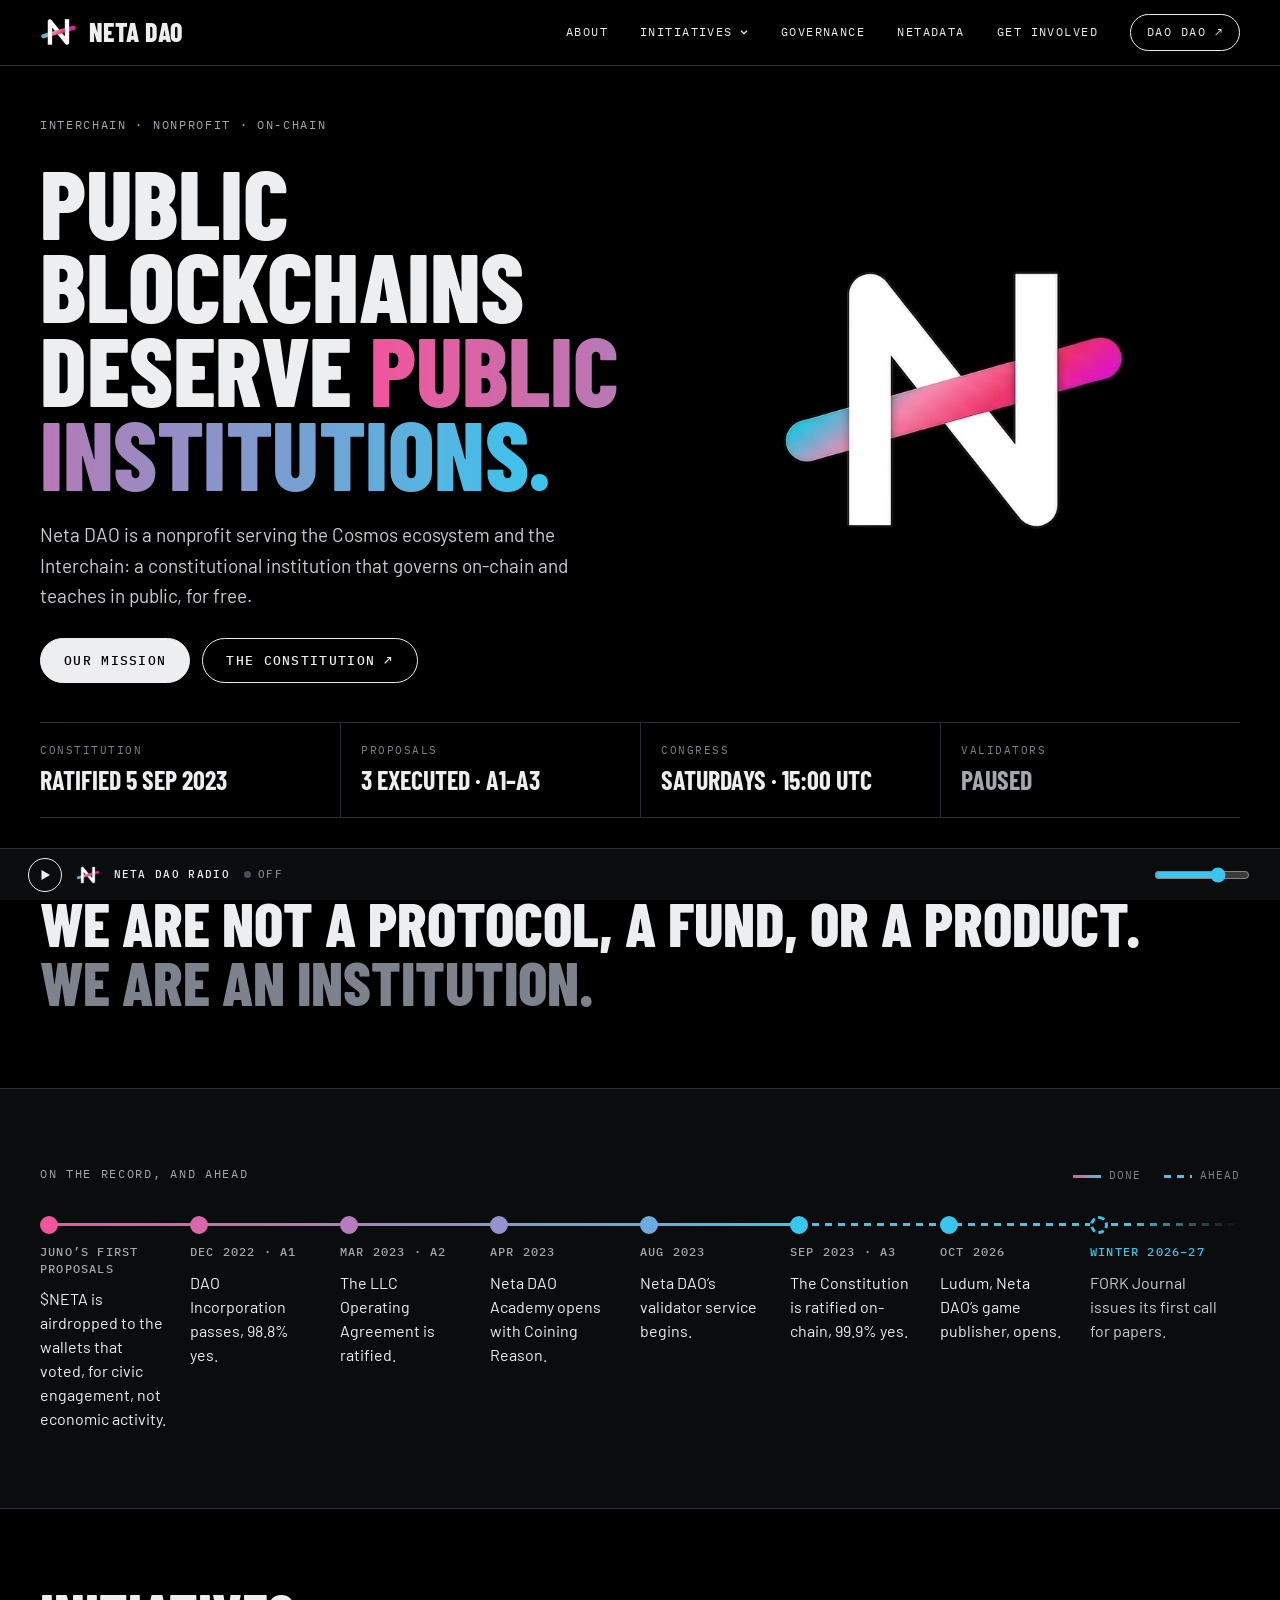
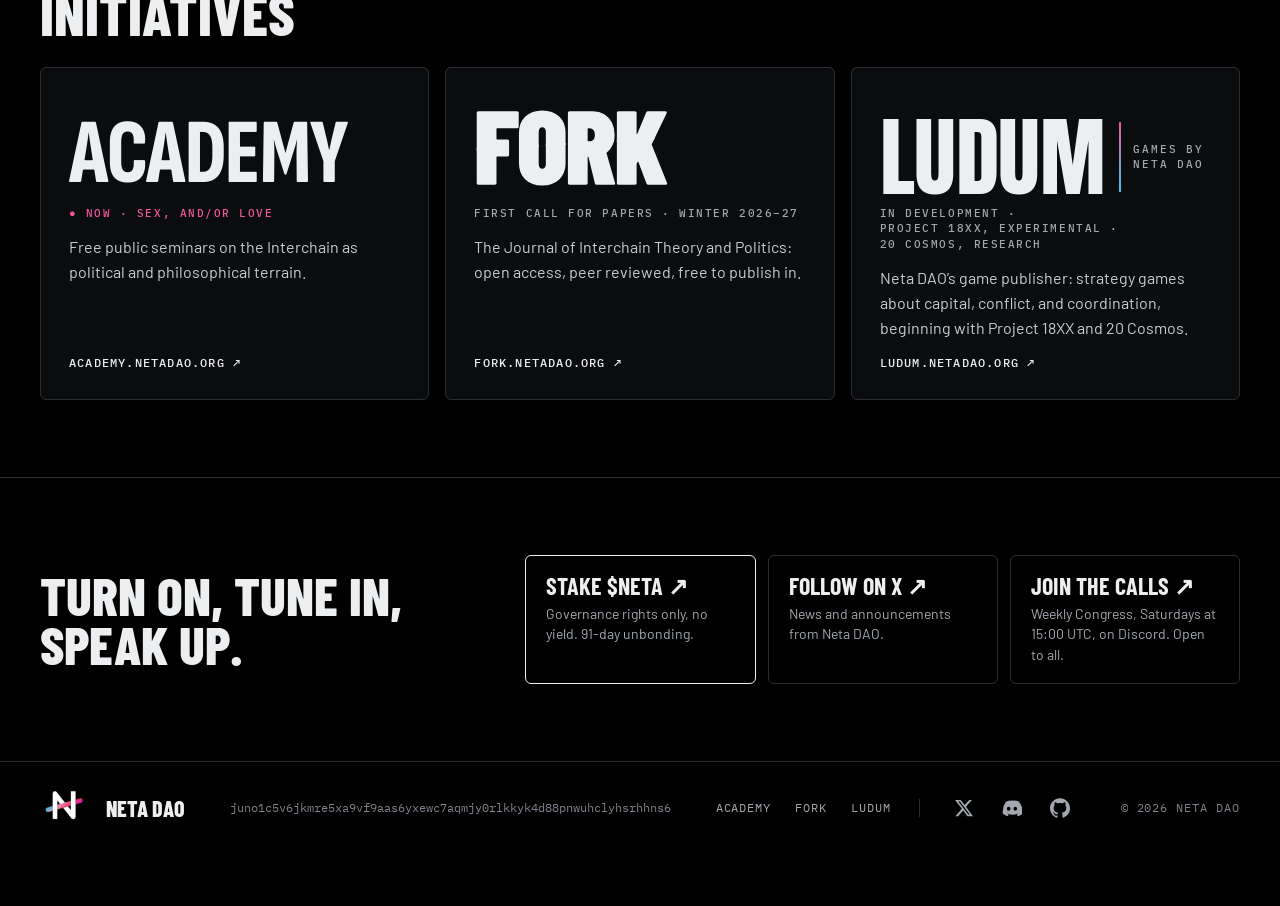
<file: index.html>
<!DOCTYPE html>
<html lang="en">
<head>
  <meta charset="UTF-8" />
  <meta name="viewport" content="width=device-width, initial-scale=1.0" />
  <title>Neta DAO — A Public Institution for the Interchain</title>
  <meta name="description" content="Public blockchains deserve public institutions. Neta DAO is a nonprofit serving the Cosmos ecosystem and the Interchain: it governs on-chain and teaches in public, for free." />
  <meta name="theme-color" content="#000000" />
  <link rel="stylesheet" href="css/night.css?v=6" />
  <link rel="preload" as="image" href="images/neta-mark-poster.webp" />
  <script src="/radio/radio.js" defer></script>
</head>
<body>
<a class="ns-skip" href="#main">Skip to content</a>
<header class="ns-header">
  <div class="ns-wrap ns-header__inner">
    <a class="ns-brand" href="/"><img src="images/neta-mark-night.png" alt="" width="251" height="192"><span>Neta DAO</span></a>
    <nav class="ns-nav" aria-label="Main"><a href="about.html">About</a><div class="ns-menu" data-ns-menu><button class="ns-menu__toggle" type="button" aria-expanded="false" aria-controls="ns-initiatives">Initiatives<svg viewBox="0 0 12 12" aria-hidden="true"><path d="M2.5 4.5 6 8l3.5-3.5"/></svg></button><ul class="ns-menu__list" id="ns-initiatives"><li><a href="https://academy.netadao.org"><b>Academy</b><span>Research</span></a></li><li><a href="https://fork.netadao.org"><b>Fork</b><span>Journal</span></a></li><li><a href="https://ludum.netadao.org"><b>Ludum</b><span>Play</span></a></li></ul></div><a href="governance.html">Governance</a><a href="netadata.html">NetaDATA</a><a href="getinvolved.html">Get involved</a><a class="ns-pill" href="https://daodao.zone/dao/juno1c5v6jkmre5xa9vf9aas6yxewc7aqmjy0rlkkyk4d88pnwuhclyhsrhhns6" target="_blank" rel="noopener">DAO DAO ↗</a></nav>
  </div>
</header>
<main id="main">
  <section class="ns-wrap ns-hero" aria-labelledby="hero">
    <div class="ns-hero__copy">
      <p class="ns-kicker">Interchain · Nonprofit · On-chain</p>
      <h1 class="ns-h1" id="hero">Public blockchains deserve <span class="ns-grad">public institutions.</span></h1>
      <p class="ns-lede">Neta DAO is a nonprofit serving the Cosmos ecosystem and the Interchain: a constitutional institution that governs on-chain and teaches in public, for free.</p>
      <p class="ns-actions"><a class="ns-btn ns-btn--solid" href="about.html">Our mission</a><a class="ns-btn" href="https://github.com/netadao/organizational-docs" target="_blank" rel="noopener">The Constitution ↗</a></p>
    </div>
    <video class="ns-hero__mark hero-mark" autoplay muted loop playsinline preload="auto" poster="images/neta-mark-poster.webp" width="560" height="560" aria-label="The Neta DAO mark">
      <source src="video/neta-mark-loop.webm" type="video/webm">
      <source src="video/neta-mark-loop.mp4" type="video/mp4">
    </video>
  </section>

  <section class="ns-wrap" aria-label="State of the DAO">
    <dl class="ns-stats">
      <div><dt>Constitution</dt><dd>Ratified 5 Sep 2023</dd></div>
      <div><dt>Proposals</dt><dd>3 executed · A1–A3</dd></div>
      <div><dt>Congress</dt><dd>Saturdays · 15:00 UTC</dd></div>
      <div><dt>Validators</dt><dd class="ns-quiet">Paused</dd></div>
    </dl>
  </section>

  <section class="ns-wrap ns-section" aria-label="What Neta DAO is">
    <p class="ns-statement">We are not a protocol, a fund, or a product. <span class="ns-quiet">We are an institution.</span></p>
  </section>

  <section class="ns-band" aria-labelledby="timeline">
    <div class="ns-wrap ns-section">
      <div class="ns-section-head">
        <h2 class="ns-kicker" id="timeline">On the record, and ahead</h2>
        <p class="ns-legend"><span><i></i>Done</span><span><i class="is-ahead"></i>Ahead</span></p>
      </div>
      <div class="ns-timeline" tabindex="0" aria-label="Timeline">
        <div class="ns-timeline__track" style="--steps: 8; --done: 6">
          <span class="ns-timeline__done" aria-hidden="true"></span>
          <span class="ns-timeline__ahead" aria-hidden="true"></span>
          <ol>
          <li><span class="ns-timeline__dot" style="--dot: #F2559B"></span><span class="ns-timeline__when">Juno’s first proposals</span><span class="ns-timeline__what">$NETA is airdropped to the wallets that voted, for civic engagement, not economic activity.</span></li>
          <li><span class="ns-timeline__dot" style="--dot: #D967AC"></span><span class="ns-timeline__when">Dec 2022 · A1</span><span class="ns-timeline__what">DAO Incorporation passes, 98.8% yes.</span></li>
          <li><span class="ns-timeline__dot" style="--dot: #B77CBF"></span><span class="ns-timeline__when">Mar 2023 · A2</span><span class="ns-timeline__what">The LLC Operating Agreement is ratified.</span></li>
          <li><span class="ns-timeline__dot" style="--dot: #9493D0"></span><span class="ns-timeline__when">Apr 2023</span><span class="ns-timeline__what">Neta DAO Academy opens with Coining Reason.</span></li>
          <li><span class="ns-timeline__dot" style="--dot: #6DACDF"></span><span class="ns-timeline__when">Aug 2023</span><span class="ns-timeline__what">Neta DAO’s validator service begins.</span></li>
          <li><span class="ns-timeline__dot" style="--dot: #39C6EE"></span><span class="ns-timeline__when">Sep 2023 · A3</span><span class="ns-timeline__what">The Constitution is ratified on-chain, 99.9% yes.</span></li>
          <li><span class="ns-timeline__dot" style="--dot: #39C6EE"></span><span class="ns-timeline__when">Oct 2026</span><span class="ns-timeline__what">Ludum, Neta DAO’s game publisher, opens.</span></li>
          <li class="is-ahead"><span class="ns-timeline__dot" style="--dot: #39C6EE"></span><span class="ns-timeline__when">Winter 2026–27</span><span class="ns-timeline__what">FORK Journal issues its first call for papers.</span></li>
          </ol>
        </div>
      </div>
    </div>
  </section>

  <section class="ns-wrap ns-section" aria-labelledby="initiatives">
    <h2 class="ns-h2" id="initiatives" style="margin-bottom: 28px">Initiatives</h2>
    <div class="ns-cards">
      <a class="ns-card" href="https://academy.netadao.org" data-film="images/academy-film.webp">
        <span class="ns-card__mark"><span class="ns-liquid"><span>Academy</span><span class="ns-liquid__film" aria-hidden="true">Academy</span></span></span>
        <span class="ns-card__state ns-card__state--now">● Now · Sex, and/or Love</span>
        <span class="ns-card__body"><span class="ns-visually-hidden">Neta DAO Academy. </span>Free public seminars on the Interchain as political and philosophical terrain.</span>
        <span class="ns-card__foot">academy.netadao.org ↗</span>
      </a>
      <a class="ns-card" href="https://fork.netadao.org">
        <span class="ns-card__mark"><svg class="ns-fork" viewBox="0 25 240 65" aria-hidden="true" focusable="false"><defs><linearGradient id="ns-fork-slash" x1="0" x2="1" y1="0" y2="0"><stop offset="0" stop-color="#C9338A"/><stop offset="1" stop-color="#5B8EF0"/></linearGradient></defs><path class="ns-fork__slash" stroke="url(#ns-fork-slash)" d="M0 58.5 240 43.5"/><path fill="currentColor" d="M111.7 50.02 75.13 52.3V26.46Q75.13 25.87 75.46 25.54Q75.8 25.2 76.39 25.2H95.29Q100.33 25.2 104.23 27.59Q108.14 29.99 110.32 34.23Q112.51 38.47 112.51 43.93Q112.51 47.22 111.7 50.02ZM73.26 52.42 57.47 53.41V41.83Q57.47 40.07 56.72 39.06Q55.96 38.05 54.62 38.05Q53.27 38.05 52.52 39.06Q51.76 40.07 51.76 41.83V53.76L35.97 54.75V42.5Q35.97 34.27 41.05 29.4Q46.13 24.53 54.62 24.53Q63.1 24.53 68.18 29.4Q73.26 34.27 73.26 42.5V52.42ZM34.52 38.72H18.48Q17.98 38.72 17.98 39.23V47.29Q17.98 47.8 18.48 47.8H26.8Q27.38 47.8 27.72 48.13Q28.06 48.47 28.06 49.06V55.25L2.18 56.86V26.46Q2.18 25.87 2.52 25.54Q2.86 25.2 3.44 25.2H34.52Q35.11 25.2 35.45 25.54Q35.78 25.87 35.78 26.46V37.46Q35.78 38.05 35.45 38.39Q35.11 38.72 34.52 38.72ZM143.93 48 114.29 49.86V26.46Q114.29 25.87 114.62 25.54Q114.96 25.2 115.55 25.2H128.82Q129.41 25.2 129.74 25.54Q130.08 25.87 130.08 26.46V43.09Q130.08 43.43 130.29 43.47Q130.5 43.51 130.67 43.18L137.72 26.21Q138.14 25.2 139.24 25.2H153.1Q153.77 25.2 154.1 25.62Q154.44 26.04 154.1 26.71L143.93 48ZM91.42 38.72Q90.92 38.72 90.92 39.23V48.89Q90.92 49.39 91.42 49.39H92.52Q94.36 49.39 95.54 48.01Q96.72 46.62 96.72 44.1Q96.72 41.5 95.58 40.11Q94.45 38.72 92.52 38.72Z"/><path class="ns-fork__bottom" fill="currentColor" d="M120.29 87.74V52.86L150.91 50.94L148.26 56.49Q148.18 56.83 148.26 57.16L160.44 87.57Q160.52 87.82 160.52 88.16Q160.52 89 159.43 89H145.49Q144.4 89 143.98 87.99L137.51 70.77Q137.42 70.35 137.21 70.35Q137 70.35 136.84 70.77L136.16 72.45Q136.08 72.62 136.08 73.12V87.74Q136.08 88.33 135.74 88.66Q135.41 89 134.82 89H121.55Q120.96 89 120.62 88.66Q120.29 88.33 120.29 87.74ZM102.72 87.91 97.59 66.82Q97.42 66.4 97.26 66.4Q96.92 66.4 96.92 66.91V87.74Q96.92 88.33 96.58 88.66Q96.25 89 95.66 89H82.39Q81.8 89 81.46 88.66Q81.13 88.33 81.13 87.74V55.3L97.09 54.31Q97.22 54.39 97.42 54.39H98.52Q99.33 54.39 100.01 54.12L118.17 52.99Q117.77 55.24 116.91 57.21Q115.32 60.86 112.29 63.13Q111.96 63.38 112.04 63.8L118.84 87.57Q118.93 87.74 118.93 87.99Q118.93 89 117.75 89H104.06Q102.97 89 102.72 87.91ZM41.97 71.7V57.75L57.76 56.76V72.37Q57.76 74.13 58.52 75.14Q59.27 76.15 60.62 76.15Q61.96 76.15 62.72 75.14Q63.47 74.13 63.47 72.37V56.41L79.26 55.42V71.7Q79.26 79.93 74.18 84.8Q69.1 89.67 60.62 89.67Q52.13 89.67 47.05 84.8Q41.97 79.93 41.97 71.7ZM34.06 58.25V65.06Q34.06 65.65 33.72 65.98Q33.38 66.32 32.8 66.32H24.48Q23.98 66.32 23.98 66.82V87.74Q23.98 88.33 23.64 88.66Q23.3 89 22.72 89H9.44Q8.86 89 8.52 88.66Q8.18 88.33 8.18 87.74V59.86L34.06 58.25Z"/></svg></span>
        <span class="ns-card__state">First call for papers · <span class="ns-nowrap">Winter 2026–27</span></span>
        <span class="ns-card__body"><span class="ns-visually-hidden">Fork. </span>The Journal of Interchain Theory and Politics: open access, peer reviewed, free to publish in.</span>
        <span class="ns-card__foot">fork.netadao.org ↗</span>
      </a>
      <a class="ns-card" href="https://ludum.netadao.org">
        <span class="ns-card__mark"><span class="ns-ludum" aria-hidden="true"><span class="ns-ludum__name">Ludum</span><span class="ns-ludum__by">Games by<br>Neta DAO</span></span></span>
        <span class="ns-card__state"><span class="ns-nowrap">In development ·</span> <span class="ns-nowrap">Project 18XX, experimental ·</span> <span class="ns-nowrap">20 Cosmos, research</span></span>
        <span class="ns-card__body"><span class="ns-visually-hidden">Ludum. </span>Neta DAO’s game publisher: strategy games about capital, conflict, and coordination, beginning with Project 18XX and 20 Cosmos.</span>
        <span class="ns-card__foot">ludum.netadao.org ↗</span>
      </a>
    </div>
  </section>

  <section class="ns-section--rule" aria-labelledby="join">
    <div class="ns-wrap ns-section ns-join">
      <h2 id="join">Turn on, tune in, speak up.</h2>
      <div class="ns-tiles">
        <a class="ns-tile ns-tile--key" href="https://daodao.zone/dao/juno1c5v6jkmre5xa9vf9aas6yxewc7aqmjy0rlkkyk4d88pnwuhclyhsrhhns6" target="_blank" rel="noopener"><b>Stake $NETA ↗</b><span>Governance rights only, no yield. 91-day unbonding.</span></a>
        <a class="ns-tile" href="https://x.com/Neta_DAO" target="_blank" rel="noopener"><b>Follow on X ↗</b><span>News and announcements from Neta DAO.</span></a>
        <a class="ns-tile" href="https://discord.com/invite/gvjC86WXC2" target="_blank" rel="noopener"><b>Join the calls ↗</b><span>Weekly Congress, Saturdays at 15:00 UTC, on Discord. Open to all.</span></a>
      </div>
    </div>
  </section>
</main>
<footer class="ns-footer">
  <div class="ns-wrap ns-footer__inner">
    <a class="ns-footer__brand" href="/"><img src="images/neta-mark-loop-small.webp" alt="" width="160" height="106" loading="lazy">Neta DAO</a>
    <span class="ns-footer__addr">juno1c5v6jkmre5xa9vf9aas6yxewc7aqmjy0rlkkyk4d88pnwuhclyhsrhhns6</span>
    <nav class="ns-footer__nav" aria-label="Neta DAO">
      <ul class="ns-footer__sites"><li><a href="https://academy.netadao.org">Academy</a></li><li><a href="https://fork.netadao.org">Fork</a></li><li><a href="https://ludum.netadao.org">Ludum</a></li></ul>
      <ul class="ns-footer__marks">
        <li><a class="ns-footer__icon" href="https://x.com/Neta_DAO" aria-label="Neta DAO on X"><svg viewBox="0 0 24 24" aria-hidden="true"><path fill="currentColor" d="M18.244 2.25h3.308l-7.227 8.26 8.502 11.24H16.17l-5.214-6.817L4.99 21.75H1.68l7.73-8.835L1.254 2.25H8.08l4.713 6.231Zm-1.161 17.52h1.833L7.084 4.126H5.117Z"/></svg></a></li>
        <li><a class="ns-footer__icon" href="https://discord.com/invite/gvjC86WXC2" aria-label="Neta DAO on Discord"><svg viewBox="0 0 24 24" aria-hidden="true"><path fill="currentColor" d="M20.317 4.37a19.79 19.79 0 0 0-4.885-1.515c-.074.127-.158.298-.217.432a18.27 18.27 0 0 0-5.487 0 4.64 4.64 0 0 0-.218-.432A19.736 19.736 0 0 0 4.625 4.37 20.02 20.02 0 0 0 1 18.855a19.9 19.9 0 0 0 5.993 3.03 14.62 14.62 0 0 0 1.226-1.994 12.7 12.7 0 0 1-1.93-.934c.162-.12.32-.246.474-.373a14.18 14.18 0 0 0 12.281 0c.155.127.313.252.475.373-.616.366-1.265.68-1.93.934a14.49 14.49 0 0 0 1.225 1.994 19.87 19.87 0 0 0 5.994-3.03A20.03 20.03 0 0 0 20.317 4.37ZM8.02 15.332c-1.17 0-2.128-1.065-2.128-2.366S6.85 10.6 8.02 10.6c1.18 0 2.147 1.075 2.128 2.366 0 1.301-.947 2.366-2.128 2.366Zm7.974 0c-1.17 0-2.128-1.065-2.128-2.366s.958-2.366 2.128-2.366c1.18 0 2.147 1.075 2.128 2.366 0 1.301-.947 2.366-2.128 2.366Z"/></svg></a></li>
        <li><a class="ns-footer__icon" href="https://github.com/netadao" target="_blank" rel="noopener" aria-label="Neta DAO on GitHub"><svg viewBox="0 0 24 24" aria-hidden="true"><path fill="currentColor" d="M12 .297c-6.63 0-12 5.373-12 12 0 5.303 3.438 9.8 8.205 11.385.6.113.82-.258.82-.577 0-.285-.01-1.04-.015-2.04-3.338.724-4.042-1.61-4.042-1.61C4.422 18.07 3.633 17.7 3.633 17.7c-1.087-.744.084-.729.084-.729 1.205.084 1.838 1.236 1.838 1.236 1.07 1.835 2.809 1.305 3.495.998.108-.776.417-1.305.76-1.605-2.665-.3-5.466-1.332-5.466-5.93 0-1.31.465-2.38 1.235-3.22-.135-.303-.54-1.523.105-3.176 0 0 1.005-.322 3.3 1.23.96-.267 1.98-.399 3-.405 1.02.006 2.04.138 3 .405 2.28-1.552 3.285-1.23 3.285-1.23.645 1.653.24 2.873.12 3.176.765.84 1.23 1.91 1.23 3.22 0 4.61-2.805 5.625-5.475 5.92.42.36.81 1.096.81 2.22 0 1.606-.015 2.896-.015 3.286 0 .315.21.69.825.57C20.565 22.092 24 17.592 24 12.297c0-6.627-5.373-12-12-12"/></svg></a></li>
      </ul>
    </nav>
    <p class="ns-footer__print">© 2026 Neta DAO</p>
  </div>
</footer>
<script src="js/main.js"></script>
</body>
</html>
</file>
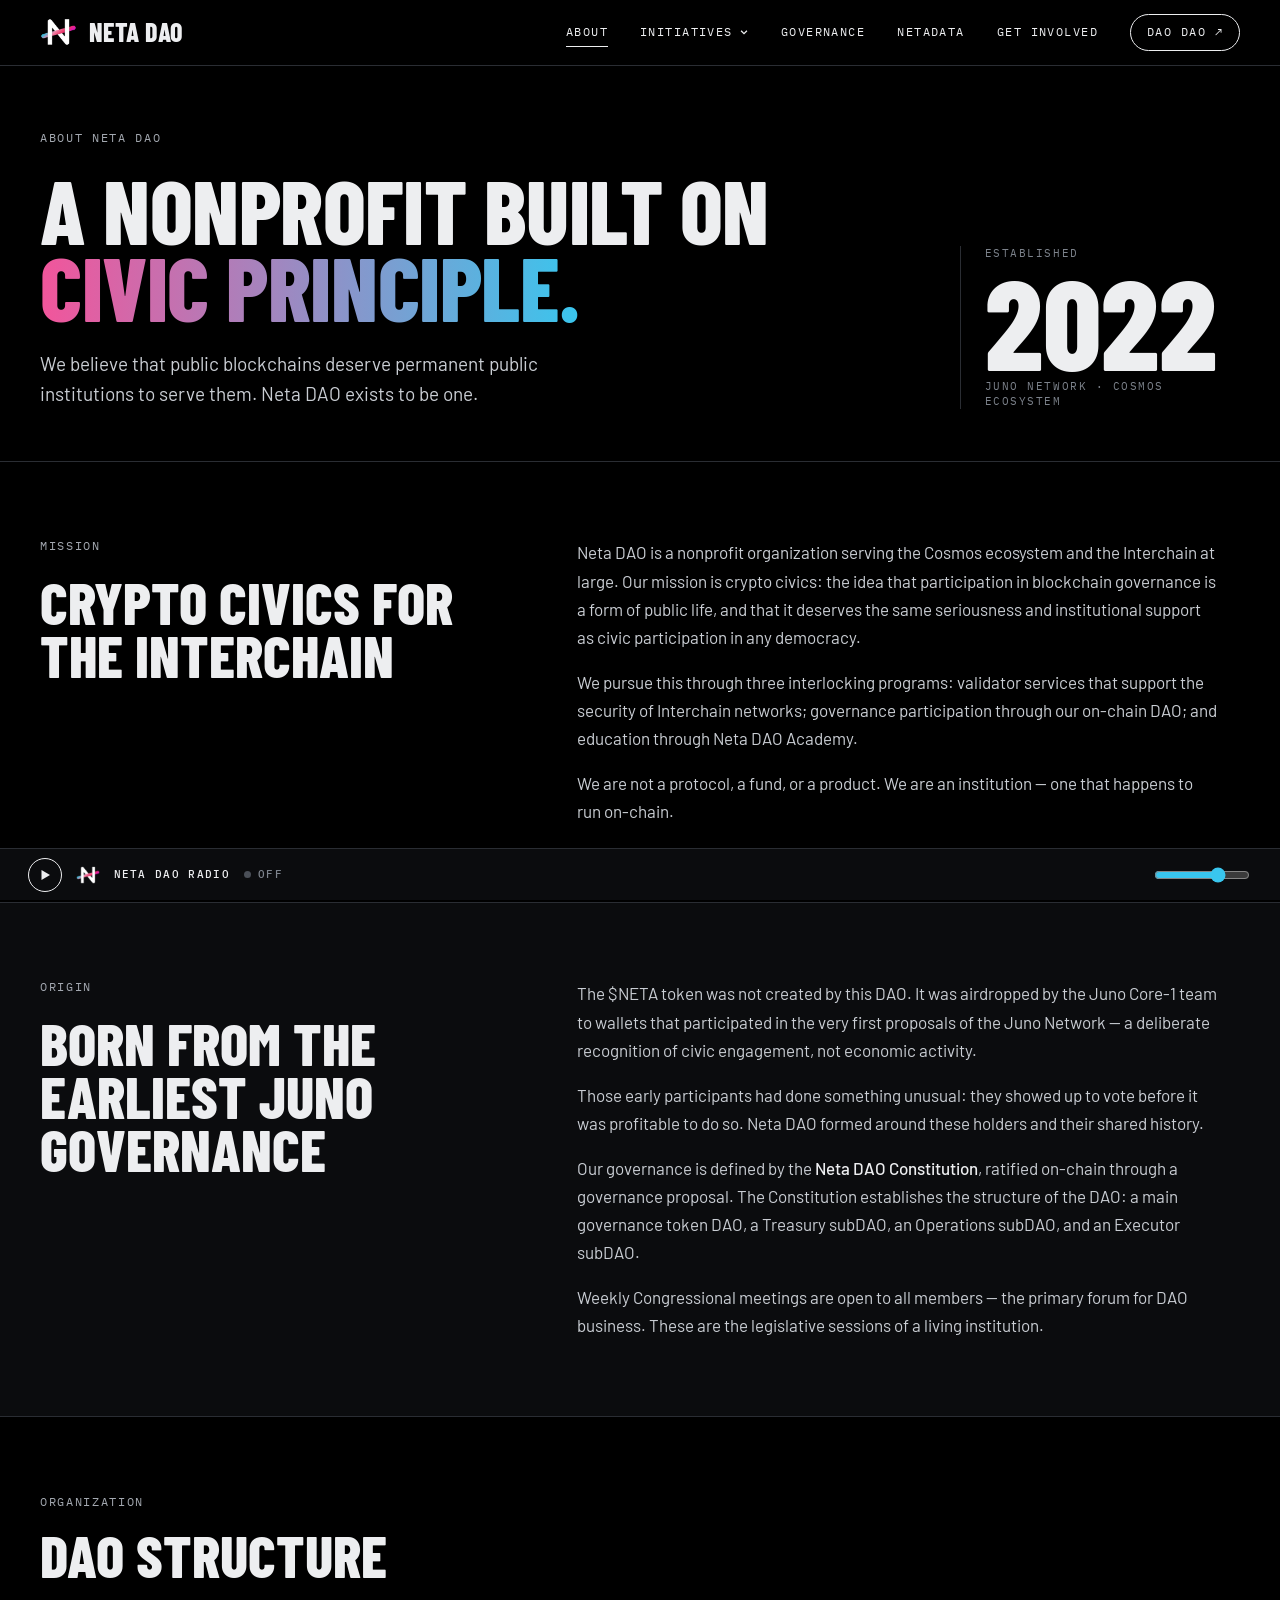
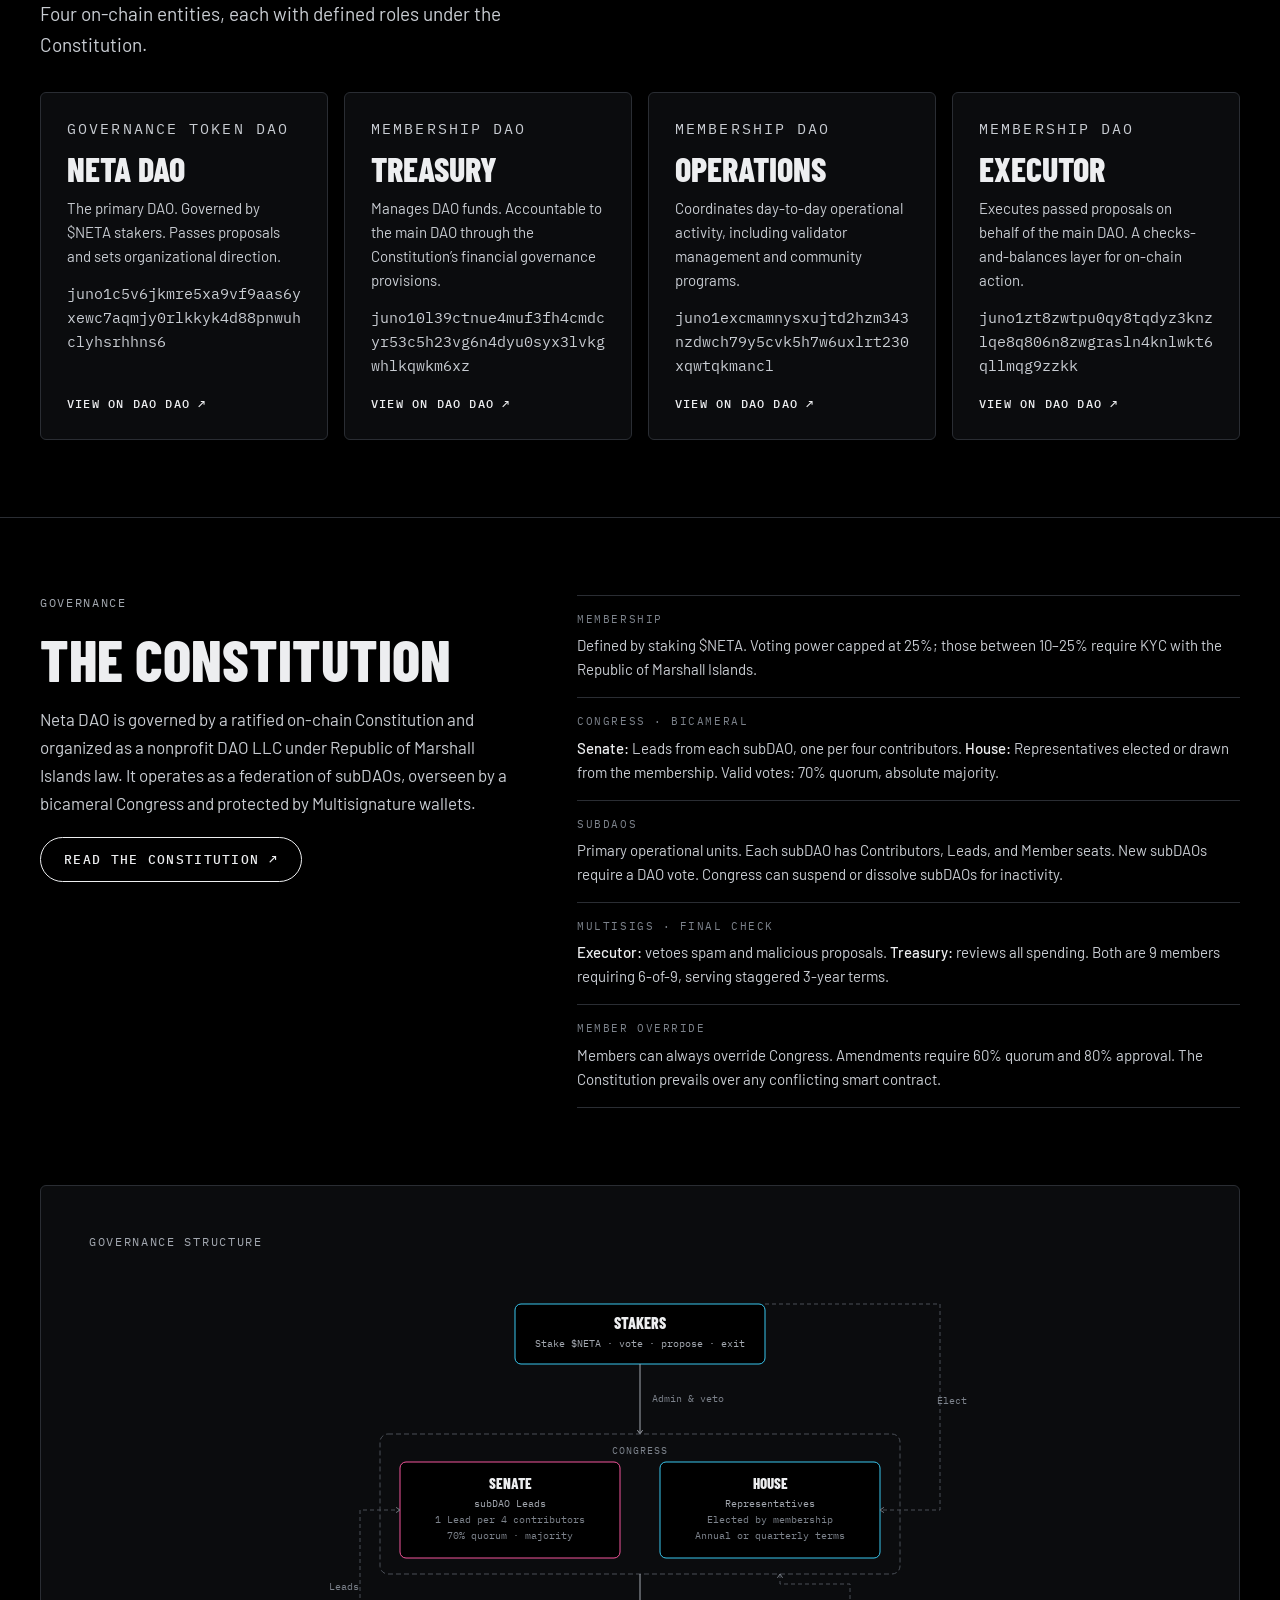
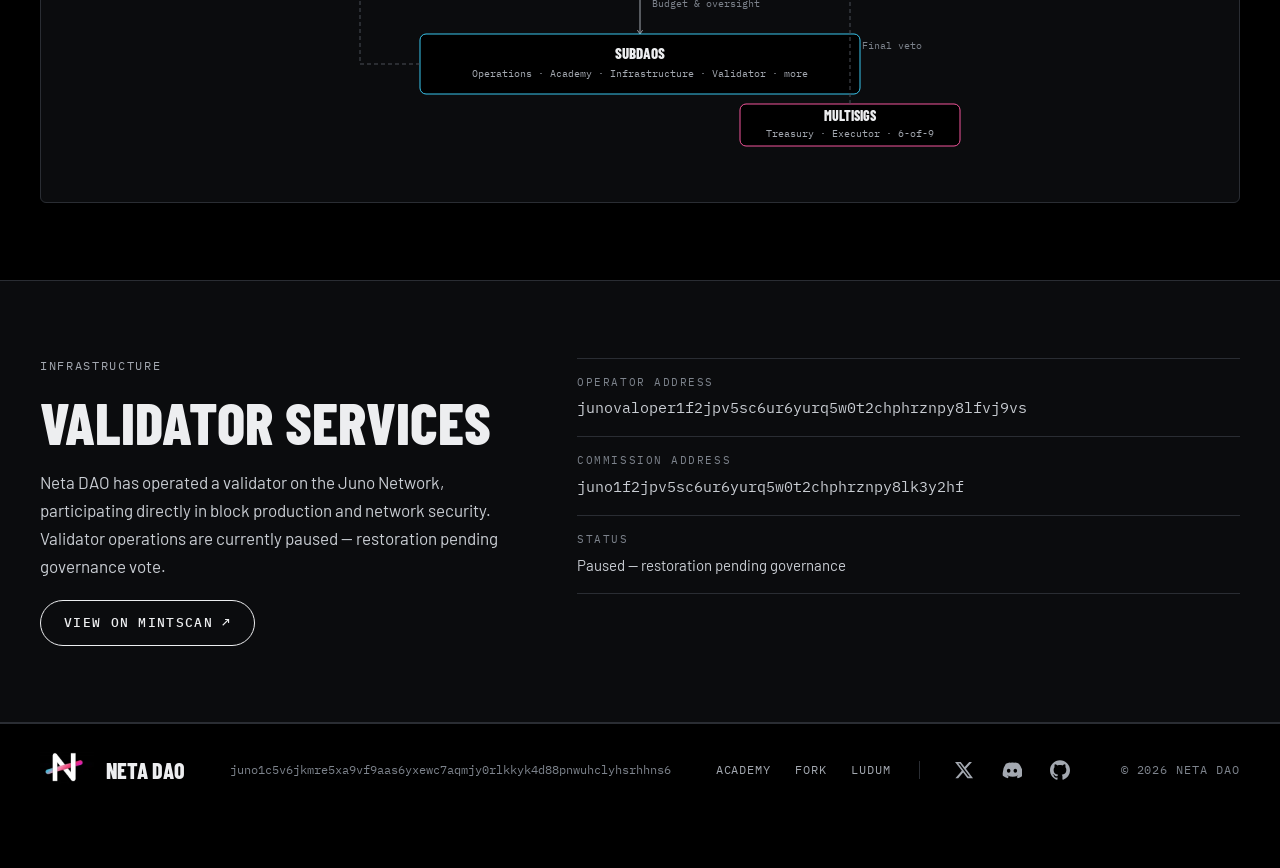
<file: about.html>
<!DOCTYPE html>
<html lang="en">
<head>
  <meta charset="UTF-8" />
  <meta name="viewport" content="width=device-width, initial-scale=1.0" />
  <title>About — Neta DAO</title>
  <meta name="description" content="Neta DAO is a nonprofit Interchain institution formed to honor and extend the civic values of the earliest Juno Network participants." />
  <meta name="theme-color" content="#000000" />
  <link rel="stylesheet" href="css/night.css?v=6" />
  <script src="/radio/radio.js" defer></script>
</head>
<body>
<a class="ns-skip" href="#main">Skip to content</a>
<header class="ns-header">
  <div class="ns-wrap ns-header__inner">
    <a class="ns-brand" href="/"><img src="images/neta-mark-night.png" alt="" width="251" height="192"><span>Neta DAO</span></a>
    <nav class="ns-nav" aria-label="Main"><a href="about.html" aria-current="page">About</a><div class="ns-menu" data-ns-menu><button class="ns-menu__toggle" type="button" aria-expanded="false" aria-controls="ns-initiatives">Initiatives<svg viewBox="0 0 12 12" aria-hidden="true"><path d="M2.5 4.5 6 8l3.5-3.5"/></svg></button><ul class="ns-menu__list" id="ns-initiatives"><li><a href="https://academy.netadao.org"><b>Academy</b><span>Research</span></a></li><li><a href="https://fork.netadao.org"><b>Fork</b><span>Journal</span></a></li><li><a href="https://ludum.netadao.org"><b>Ludum</b><span>Play</span></a></li></ul></div><a href="governance.html">Governance</a><a href="netadata.html">NetaDATA</a><a href="getinvolved.html">Get involved</a><a class="ns-pill" href="https://daodao.zone/dao/juno1c5v6jkmre5xa9vf9aas6yxewc7aqmjy0rlkkyk4d88pnwuhclyhsrhhns6" target="_blank" rel="noopener">DAO DAO ↗</a></nav>
  </div>
</header>
<main id="main">
  <section class="ns-wrap ns-pagehead" aria-labelledby="about-title">
    <div class="ns-pagehead__copy">
      <p class="ns-kicker">About Neta DAO</p>
      <h1 class="ns-h1 ns-h1--page" id="about-title">A nonprofit built on <span class="ns-grad">civic principle.</span></h1>
      <p class="ns-lede">We believe that public blockchains deserve permanent public institutions to serve them. Neta DAO exists to be one.</p>
    </div>
    <div class="ns-pagehead__aside ns-est" aria-label="Established 2022, on the Juno Network, in the Cosmos ecosystem">
      <span class="ns-label">Established</span>
      <b>2022</b>
      <span class="ns-label">Juno Network · Cosmos ecosystem</span>
    </div>
  </section>

  <section class="ns-section--rule" aria-labelledby="mission">
    <div class="ns-wrap ns-section ns-split">
      <div><p class="ns-kicker">Mission</p><h2 class="ns-h2" id="mission">Crypto civics for the Interchain</h2></div>
      <div class="ns-prose">
        <p>Neta DAO is a nonprofit organization serving the Cosmos ecosystem and the Interchain at large. Our mission is crypto civics: the idea that participation in blockchain governance is a form of public life, and that it deserves the same seriousness and institutional support as civic participation in any democracy.</p>
        <p>We pursue this through three interlocking programs: validator services that support the security of Interchain networks; governance participation through our on-chain DAO; and education through Neta DAO Academy.</p>
        <p>We are not a protocol, a fund, or a product. We are an institution — one that happens to run on-chain.</p>
      </div>
    </div>
  </section>

  <section class="ns-band" aria-labelledby="origin">
    <div class="ns-wrap ns-section ns-split">
      <div><p class="ns-kicker">Origin</p><h2 class="ns-h2" id="origin">Born from the earliest Juno governance</h2></div>
      <div class="ns-prose">
        <p>The $NETA token was not created by this DAO. It was airdropped by the Juno Core-1 team to wallets that participated in the very first proposals of the Juno Network — a deliberate recognition of civic engagement, not economic activity.</p>
        <p>Those early participants had done something unusual: they showed up to vote before it was profitable to do so. Neta DAO formed around these holders and their shared history.</p>
        <p>Our governance is defined by the <strong>Neta DAO Constitution</strong>, ratified on-chain through a governance proposal. The Constitution establishes the structure of the DAO: a main governance token DAO, a Treasury subDAO, an Operations subDAO, and an Executor subDAO.</p>
        <p>Weekly Congressional meetings are open to all members — the primary forum for DAO business. These are the legislative sessions of a living institution.</p>
      </div>
    </div>
  </section>

  <section class="ns-wrap ns-section" aria-labelledby="structure">
    <div class="ns-section-head"><div><p class="ns-kicker">Organization</p><h2 class="ns-h2" id="structure" style="margin-top: 18px">DAO structure</h2><p class="ns-lede">Four on-chain entities, each with defined roles under the Constitution.</p></div></div>
    <div class="ns-panels">
      <article class="ns-panel">
        <p class="ns-panel__tag">Governance token DAO</p>
        <h3>Neta DAO</h3>
        <p>The primary DAO. Governed by $NETA stakers. Passes proposals and sets organizational direction.</p>
        <p class="ns-mono">juno1c5v6jkmre5xa9vf9aas6yxewc7aqmjy0rlkkyk4d88pnwuhclyhsrhhns6</p>
        <p class="ns-panel__foot"><a class="ns-link" href="https://daodao.zone/dao/juno1c5v6jkmre5xa9vf9aas6yxewc7aqmjy0rlkkyk4d88pnwuhclyhsrhhns6" target="_blank" rel="noopener">View on DAO DAO ↗</a></p>
      </article>
      <article class="ns-panel">
        <p class="ns-panel__tag">Membership DAO</p>
        <h3>Treasury</h3>
        <p>Manages DAO funds. Accountable to the main DAO through the Constitution’s financial governance provisions.</p>
        <p class="ns-mono">juno10l39ctnue4muf3fh4cmdcyr53c5h23vg6n4dyu0syx3lvkgwhlkqwkm6xz</p>
        <p class="ns-panel__foot"><a class="ns-link" href="https://daodao.zone/dao/juno10l39ctnue4muf3fh4cmdcyr53c5h23vg6n4dyu0syx3lvkgwhlkqwkm6xz" target="_blank" rel="noopener">View on DAO DAO ↗</a></p>
      </article>
      <article class="ns-panel">
        <p class="ns-panel__tag">Membership DAO</p>
        <h3>Operations</h3>
        <p>Coordinates day-to-day operational activity, including validator management and community programs.</p>
        <p class="ns-mono">juno1excmamnysxujtd2hzm343nzdwch79y5cvk5h7w6uxlrt230xqwtqkmancl</p>
        <p class="ns-panel__foot"><a class="ns-link" href="https://daodao.zone/dao/juno1excmamnysxujtd2hzm343nzdwch79y5cvk5h7w6uxlrt230xqwtqkmancl" target="_blank" rel="noopener">View on DAO DAO ↗</a></p>
      </article>
      <article class="ns-panel">
        <p class="ns-panel__tag">Membership DAO</p>
        <h3>Executor</h3>
        <p>Executes passed proposals on behalf of the main DAO. A checks-and-balances layer for on-chain action.</p>
        <p class="ns-mono">juno1zt8zwtpu0qy8tqdyz3knzlqe8q806n8zwgrasln4knlwkt6qllmqg9zzkk</p>
        <p class="ns-panel__foot"><a class="ns-link" href="https://daodao.zone/dao/juno1zt8zwtpu0qy8tqdyz3knzlqe8q806n8zwgrasln4knlwkt6qllmqg9zzkk" target="_blank" rel="noopener">View on DAO DAO ↗</a></p>
      </article>
    </div>
  </section>

  <section class="ns-section--rule" aria-labelledby="constitution">
    <div class="ns-wrap ns-section ns-split">
      <div>
        <p class="ns-kicker">Governance</p>
        <h2 class="ns-h2" id="constitution">The Constitution</h2>
        <p class="ns-prose">Neta DAO is governed by a ratified on-chain Constitution and organized as a nonprofit DAO LLC under Republic of Marshall Islands law. It operates as a federation of subDAOs, overseen by a bicameral Congress and protected by Multisignature wallets.</p>
        <p class="ns-actions"><a class="ns-btn" href="https://github.com/netadao/organizational-docs" target="_blank" rel="noopener">Read the Constitution ↗</a></p>
      </div>
      <dl class="ns-facts">
        <div><dt>Membership</dt><dd>Defined by staking $NETA. Voting power capped at 25%; those between 10–25% require KYC with the Republic of Marshall Islands.</dd></div>
        <div><dt>Congress · bicameral</dt><dd><strong>Senate:</strong> Leads from each subDAO, one per four contributors. <strong>House:</strong> Representatives elected or drawn from the membership. Valid votes: 70% quorum, absolute majority.</dd></div>
        <div><dt>subDAOs</dt><dd>Primary operational units. Each subDAO has Contributors, Leads, and Member seats. New subDAOs require a DAO vote. Congress can suspend or dissolve subDAOs for inactivity.</dd></div>
        <div><dt>Multisigs · final check</dt><dd><strong>Executor:</strong> vetoes spam and malicious proposals. <strong>Treasury:</strong> reviews all spending. Both are 9 members requiring 6-of-9, serving staggered 3-year terms.</dd></div>
        <div><dt>Member override</dt><dd>Members can always override Congress. Amendments require 60% quorum and 80% approval. The Constitution prevails over any conflicting smart contract.</dd></div>
      </dl>
    </div>
    <div class="ns-wrap" style="padding-bottom: clamp(48px, 6vw, 88px)">
      <figure class="ns-figure">
        <figcaption class="ns-kicker" id="gov-figure" style="margin-bottom: 24px">Governance structure</figcaption>
        <svg viewBox="0 0 680 480" xmlns="http://www.w3.org/2000/svg" role="img" aria-labelledby="gov-figure">
        <defs>
          <marker id="arr-c" viewBox="0 0 10 10" refX="8" refY="5" markerWidth="6" markerHeight="6" orient="auto-start-reverse">
            <path d="M2 1L8 5L2 9" fill="none" stroke="#A3A8B0" stroke-width="1.5" stroke-linecap="round" stroke-linejoin="round"/>
          </marker>
          <marker id="arr-d" viewBox="0 0 10 10" refX="8" refY="5" markerWidth="6" markerHeight="6" orient="auto-start-reverse">
            <path d="M2 1L8 5L2 9" fill="none" stroke="#7D838C" stroke-width="1.5" stroke-linecap="round" stroke-linejoin="round"/>
          </marker>
        </defs>
        <rect x="215" y="30" width="250" height="60" rx="6" fill="#000" stroke="#39C6EE" stroke-width="1"/>
        <text x="340" y="55" text-anchor="middle" font-family="'Barlow Condensed',sans-serif" font-weight="800" font-size="16" fill="#EDEEF0">STAKERS</text>
        <text x="340" y="73" text-anchor="middle" font-family="'IBM Plex Mono',monospace" font-size="10" fill="#A3A8B0">Stake $NETA · vote · propose · exit</text>
        <line x1="340" y1="90" x2="340" y2="160" stroke="#A3A8B0" stroke-width="1" marker-end="url(#arr-c)"/>
        <text x="352" y="128" font-family="'IBM Plex Mono',monospace" font-size="10" fill="#7D838C">Admin &amp; veto</text>
        <rect x="80" y="160" width="520" height="140" rx="8" fill="none" stroke="#4A4F57" stroke-width="1" stroke-dasharray="5 3"/>
        <text x="340" y="180" text-anchor="middle" font-family="'IBM Plex Mono',monospace" font-size="10" fill="#7D838C" letter-spacing="0.1em">CONGRESS</text>
        <rect x="100" y="188" width="220" height="96" rx="6" fill="#000" stroke="#F2559B" stroke-width="1"/>
        <text x="210" y="215" text-anchor="middle" font-family="'Barlow Condensed',sans-serif" font-weight="800" font-size="15" fill="#EDEEF0">SENATE</text>
        <text x="210" y="233" text-anchor="middle" font-family="'IBM Plex Mono',monospace" font-size="10" fill="#A3A8B0">subDAO Leads</text>
        <text x="210" y="249" text-anchor="middle" font-family="'IBM Plex Mono',monospace" font-size="10" fill="#7D838C">1 Lead per 4 contributors</text>
        <text x="210" y="265" text-anchor="middle" font-family="'IBM Plex Mono',monospace" font-size="10" fill="#7D838C">70% quorum · majority</text>
        <rect x="360" y="188" width="220" height="96" rx="6" fill="#000" stroke="#39C6EE" stroke-width="1"/>
        <text x="470" y="215" text-anchor="middle" font-family="'Barlow Condensed',sans-serif" font-weight="800" font-size="15" fill="#EDEEF0">HOUSE</text>
        <text x="470" y="233" text-anchor="middle" font-family="'IBM Plex Mono',monospace" font-size="10" fill="#A3A8B0">Representatives</text>
        <text x="470" y="249" text-anchor="middle" font-family="'IBM Plex Mono',monospace" font-size="10" fill="#7D838C">Elected by membership</text>
        <text x="470" y="265" text-anchor="middle" font-family="'IBM Plex Mono',monospace" font-size="10" fill="#7D838C">Annual or quarterly terms</text>
        <line x1="340" y1="300" x2="340" y2="360" stroke="#A3A8B0" stroke-width="1" marker-end="url(#arr-c)"/>
        <text x="352" y="333" font-family="'IBM Plex Mono',monospace" font-size="10" fill="#7D838C">Budget &amp; oversight</text>
        <rect x="120" y="360" width="440" height="60" rx="6" fill="#000" stroke="#39C6EE" stroke-width="1"/>
        <text x="340" y="385" text-anchor="middle" font-family="'Barlow Condensed',sans-serif" font-weight="800" font-size="15" fill="#EDEEF0">SUBDAOS</text>
        <text x="340" y="403" text-anchor="middle" font-family="'IBM Plex Mono',monospace" font-size="10" fill="#A3A8B0">Operations · Academy · Infrastructure · Validator · more</text>
        <path d="M 120 390 L 60 390 L 60 236 L 100 236" fill="none" stroke="#4A4F57" stroke-width="1" stroke-dasharray="4 3" marker-end="url(#arr-d)"/>
        <text x="44" y="316" text-anchor="middle" font-family="'IBM Plex Mono',monospace" font-size="10" fill="#7D838C">Leads</text>
        <path d="M 465 30 L 640 30 L 640 236 L 580 236" fill="none" stroke="#4A4F57" stroke-width="1" stroke-dasharray="4 3" marker-end="url(#arr-d)"/>
        <text x="652" y="130" text-anchor="middle" font-family="'IBM Plex Mono',monospace" font-size="10" fill="#7D838C">Elect</text>
        <rect x="440" y="430" width="220" height="42" rx="6" fill="#000" stroke="#F2559B" stroke-width="1"/>
        <text x="550" y="447" text-anchor="middle" font-family="'Barlow Condensed',sans-serif" font-weight="800" font-size="14" fill="#EDEEF0">MULTISIGS</text>
        <text x="550" y="463" text-anchor="middle" font-family="'IBM Plex Mono',monospace" font-size="10" fill="#A3A8B0">Treasury · Executor · 6-of-9</text>
        <path d="M 550 430 L 550 310 L 480 310 L 480 300" fill="none" stroke="#4A4F57" stroke-width="1" stroke-dasharray="4 3" marker-end="url(#arr-d)"/>
        <text x="562" y="375" font-family="'IBM Plex Mono',monospace" font-size="10" fill="#7D838C">Final veto</text>
      </svg>
      </figure>
    </div>
  </section>

  <section class="ns-band" aria-labelledby="validators">
    <div class="ns-wrap ns-section ns-split">
      <div>
        <p class="ns-kicker">Infrastructure</p>
        <h2 class="ns-h2" id="validators">Validator services</h2>
        <p class="ns-prose">Neta DAO has operated a validator on the Juno Network, participating directly in block production and network security. Validator operations are currently paused — restoration pending governance vote.</p>
        <p class="ns-actions"><a class="ns-btn" href="https://www.mintscan.io/juno/validators/junovaloper1f2jpv5sc6ur6yurq5w0t2chphrznpy8lfvj9vs" target="_blank" rel="noopener">View on Mintscan ↗</a></p>
      </div>
      <dl class="ns-facts">
        <div><dt>Operator address</dt><dd class="ns-mono">junovaloper1f2jpv5sc6ur6yurq5w0t2chphrznpy8lfvj9vs</dd></div>
        <div><dt>Commission address</dt><dd class="ns-mono">juno1f2jpv5sc6ur6yurq5w0t2chphrznpy8lk3y2hf</dd></div>
        <div><dt>Status</dt><dd>Paused — restoration pending governance</dd></div>
      </dl>
    </div>
  </section>
</main>
<footer class="ns-footer">
  <div class="ns-wrap ns-footer__inner">
    <a class="ns-footer__brand" href="/"><img src="images/neta-mark-loop-small.webp" alt="" width="160" height="106" loading="lazy">Neta DAO</a>
    <span class="ns-footer__addr">juno1c5v6jkmre5xa9vf9aas6yxewc7aqmjy0rlkkyk4d88pnwuhclyhsrhhns6</span>
    <nav class="ns-footer__nav" aria-label="Neta DAO">
      <ul class="ns-footer__sites"><li><a href="https://academy.netadao.org">Academy</a></li><li><a href="https://fork.netadao.org">Fork</a></li><li><a href="https://ludum.netadao.org">Ludum</a></li></ul>
      <ul class="ns-footer__marks">
        <li><a class="ns-footer__icon" href="https://x.com/Neta_DAO" aria-label="Neta DAO on X"><svg viewBox="0 0 24 24" aria-hidden="true"><path fill="currentColor" d="M18.244 2.25h3.308l-7.227 8.26 8.502 11.24H16.17l-5.214-6.817L4.99 21.75H1.68l7.73-8.835L1.254 2.25H8.08l4.713 6.231Zm-1.161 17.52h1.833L7.084 4.126H5.117Z"/></svg></a></li>
        <li><a class="ns-footer__icon" href="https://discord.com/invite/gvjC86WXC2" aria-label="Neta DAO on Discord"><svg viewBox="0 0 24 24" aria-hidden="true"><path fill="currentColor" d="M20.317 4.37a19.79 19.79 0 0 0-4.885-1.515c-.074.127-.158.298-.217.432a18.27 18.27 0 0 0-5.487 0 4.64 4.64 0 0 0-.218-.432A19.736 19.736 0 0 0 4.625 4.37 20.02 20.02 0 0 0 1 18.855a19.9 19.9 0 0 0 5.993 3.03 14.62 14.62 0 0 0 1.226-1.994 12.7 12.7 0 0 1-1.93-.934c.162-.12.32-.246.474-.373a14.18 14.18 0 0 0 12.281 0c.155.127.313.252.475.373-.616.366-1.265.68-1.93.934a14.49 14.49 0 0 0 1.225 1.994 19.87 19.87 0 0 0 5.994-3.03A20.03 20.03 0 0 0 20.317 4.37ZM8.02 15.332c-1.17 0-2.128-1.065-2.128-2.366S6.85 10.6 8.02 10.6c1.18 0 2.147 1.075 2.128 2.366 0 1.301-.947 2.366-2.128 2.366Zm7.974 0c-1.17 0-2.128-1.065-2.128-2.366s.958-2.366 2.128-2.366c1.18 0 2.147 1.075 2.128 2.366 0 1.301-.947 2.366-2.128 2.366Z"/></svg></a></li>
        <li><a class="ns-footer__icon" href="https://github.com/netadao" target="_blank" rel="noopener" aria-label="Neta DAO on GitHub"><svg viewBox="0 0 24 24" aria-hidden="true"><path fill="currentColor" d="M12 .297c-6.63 0-12 5.373-12 12 0 5.303 3.438 9.8 8.205 11.385.6.113.82-.258.82-.577 0-.285-.01-1.04-.015-2.04-3.338.724-4.042-1.61-4.042-1.61C4.422 18.07 3.633 17.7 3.633 17.7c-1.087-.744.084-.729.084-.729 1.205.084 1.838 1.236 1.838 1.236 1.07 1.835 2.809 1.305 3.495.998.108-.776.417-1.305.76-1.605-2.665-.3-5.466-1.332-5.466-5.93 0-1.31.465-2.38 1.235-3.22-.135-.303-.54-1.523.105-3.176 0 0 1.005-.322 3.3 1.23.96-.267 1.98-.399 3-.405 1.02.006 2.04.138 3 .405 2.28-1.552 3.285-1.23 3.285-1.23.645 1.653.24 2.873.12 3.176.765.84 1.23 1.91 1.23 3.22 0 4.61-2.805 5.625-5.475 5.92.42.36.81 1.096.81 2.22 0 1.606-.015 2.896-.015 3.286 0 .315.21.69.825.57C20.565 22.092 24 17.592 24 12.297c0-6.627-5.373-12-12-12"/></svg></a></li>
      </ul>
    </nav>
    <p class="ns-footer__print">© 2026 Neta DAO</p>
  </div>
</footer>
<script src="js/main.js"></script>
</body>
</html>
</file>
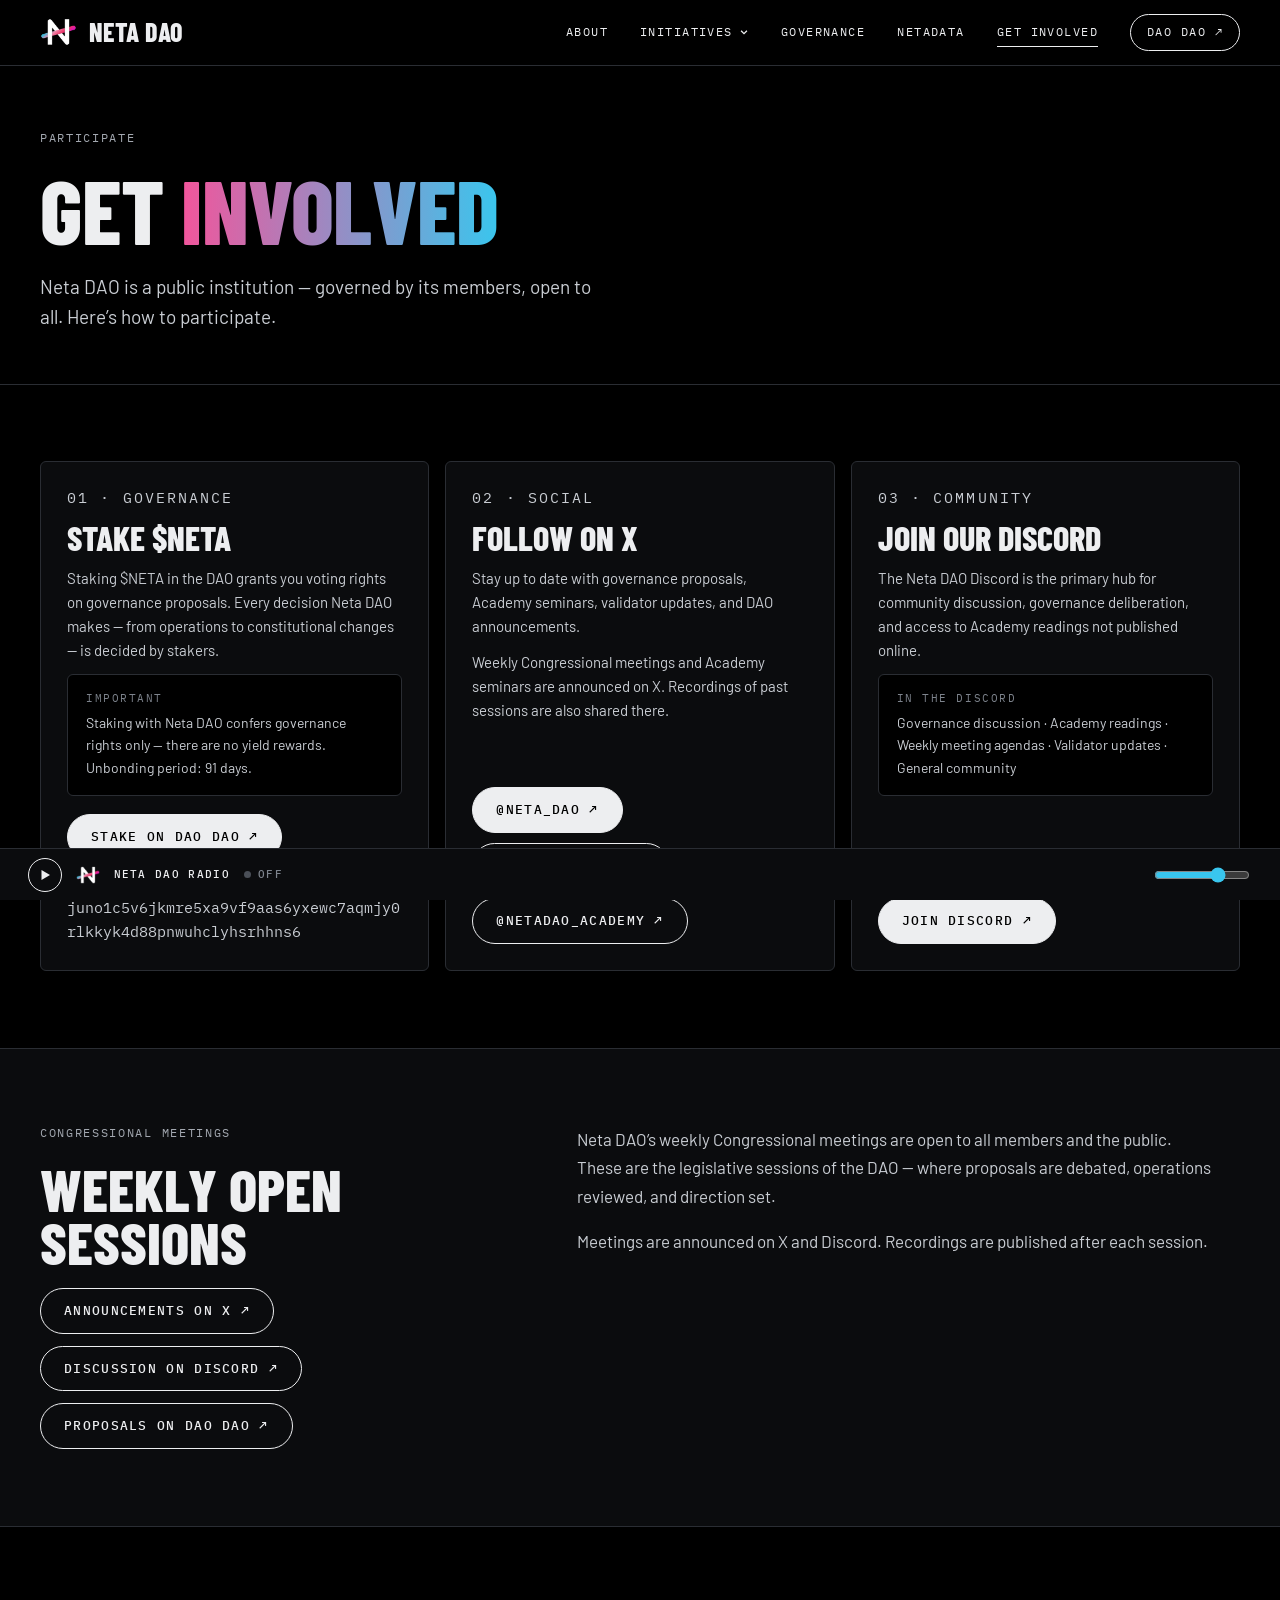
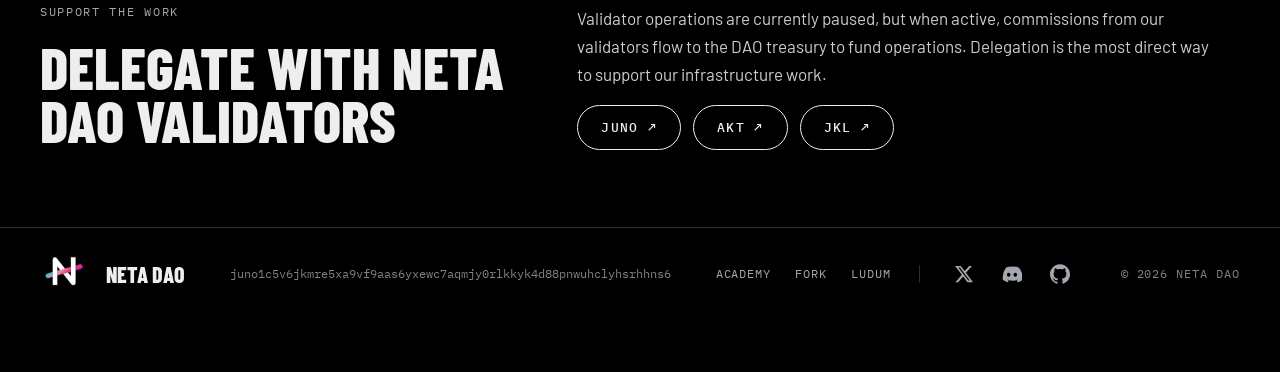
<file: getinvolved.html>
<!DOCTYPE html>
<html lang="en">
<head>
  <meta charset="UTF-8" />
  <meta name="viewport" content="width=device-width, initial-scale=1.0" />
  <title>Get Involved — Neta DAO</title>
  <meta name="description" content="Stake $NETA, follow us on X, and join our Discord to participate in Neta DAO." />
  <meta name="theme-color" content="#000000" />
  <link rel="stylesheet" href="css/night.css?v=6" />
  <script src="/radio/radio.js" defer></script>
</head>
<body>
<a class="ns-skip" href="#main">Skip to content</a>
<header class="ns-header">
  <div class="ns-wrap ns-header__inner">
    <a class="ns-brand" href="/"><img src="images/neta-mark-night.png" alt="" width="251" height="192"><span>Neta DAO</span></a>
    <nav class="ns-nav" aria-label="Main"><a href="about.html">About</a><div class="ns-menu" data-ns-menu><button class="ns-menu__toggle" type="button" aria-expanded="false" aria-controls="ns-initiatives">Initiatives<svg viewBox="0 0 12 12" aria-hidden="true"><path d="M2.5 4.5 6 8l3.5-3.5"/></svg></button><ul class="ns-menu__list" id="ns-initiatives"><li><a href="https://academy.netadao.org"><b>Academy</b><span>Research</span></a></li><li><a href="https://fork.netadao.org"><b>Fork</b><span>Journal</span></a></li><li><a href="https://ludum.netadao.org"><b>Ludum</b><span>Play</span></a></li></ul></div><a href="governance.html">Governance</a><a href="netadata.html">NetaDATA</a><a href="getinvolved.html" aria-current="page">Get involved</a><a class="ns-pill" href="https://daodao.zone/dao/juno1c5v6jkmre5xa9vf9aas6yxewc7aqmjy0rlkkyk4d88pnwuhclyhsrhhns6" target="_blank" rel="noopener">DAO DAO ↗</a></nav>
  </div>
</header>
<main id="main">
  <section class="ns-wrap ns-pagehead" aria-labelledby="gi-title">
    <div class="ns-pagehead__copy">
      <p class="ns-kicker">Participate</p>
      <h1 class="ns-h1 ns-h1--page" id="gi-title">Get <span class="ns-grad">involved</span></h1>
      <p class="ns-lede">Neta DAO is a public institution — governed by its members, open to all. Here’s how to participate.</p>
    </div>
  </section>

  <section class="ns-section--rule" aria-label="Three ways to take part">
    <div class="ns-wrap ns-section ns-panels">
      <article class="ns-panel">
        <p class="ns-panel__tag">01 · Governance</p>
        <h3>Stake $NETA</h3>
        <p>Staking $NETA in the DAO grants you voting rights on governance proposals. Every decision Neta DAO makes — from operations to constitutional changes — is decided by stakers.</p>
        <div class="ns-note"><span class="ns-label">Important</span><p>Staking with Neta DAO confers governance rights only — there are no yield rewards. Unbonding period: 91 days.</p></div>
        <div class="ns-panel__foot">
          <a class="ns-btn ns-btn--solid" href="https://daodao.zone/dao/juno1c5v6jkmre5xa9vf9aas6yxewc7aqmjy0rlkkyk4d88pnwuhclyhsrhhns6" target="_blank" rel="noopener">Stake on DAO DAO ↗</a>
          <p class="ns-mono">DAO address:<br>juno1c5v6jkmre5xa9vf9aas6yxewc7aqmjy0rlkkyk4d88pnwuhclyhsrhhns6</p>
        </div>
      </article>
      <article class="ns-panel">
        <p class="ns-panel__tag">02 · Social</p>
        <h3>Follow on X</h3>
        <p>Stay up to date with governance proposals, Academy seminars, validator updates, and DAO announcements.</p>
        <p>Weekly Congressional meetings and Academy seminars are announced on X. Recordings of past sessions are also shared there.</p>
        <div class="ns-panel__foot">
          <a class="ns-btn ns-btn--solid" href="https://x.com/Neta_DAO" target="_blank" rel="noopener">@Neta_DAO ↗</a>
          <a class="ns-btn" href="https://x.com/CoiningReason" target="_blank" rel="noopener">@CoiningReason ↗</a>
          <a class="ns-btn" href="https://x.com/NetaDAO_Academy" target="_blank" rel="noopener">@NetaDAO_Academy ↗</a>
        </div>
      </article>
      <article class="ns-panel">
        <p class="ns-panel__tag">03 · Community</p>
        <h3>Join our Discord</h3>
        <p>The Neta DAO Discord is the primary hub for community discussion, governance deliberation, and access to Academy readings not published online.</p>
        <div class="ns-note"><span class="ns-label">In the Discord</span><p>Governance discussion · Academy readings · Weekly meeting agendas · Validator updates · General community</p></div>
        <div class="ns-panel__foot">
          <a class="ns-btn ns-btn--solid" href="https://discord.com/invite/gvjC86WXC2" target="_blank" rel="noopener">Join Discord ↗</a>
        </div>
      </article>
    </div>
  </section>

  <section class="ns-band" aria-labelledby="sessions">
    <div class="ns-wrap ns-section ns-split">
      <div>
        <p class="ns-kicker">Congressional meetings</p>
        <h2 class="ns-h2" id="sessions">Weekly open sessions</h2>
        <p class="ns-actions" style="flex-direction: column; align-items: flex-start">
          <a class="ns-btn" href="https://x.com/Neta_DAO" target="_blank" rel="noopener">Announcements on X ↗</a>
          <a class="ns-btn" href="https://discord.com/invite/gvjC86WXC2" target="_blank" rel="noopener">Discussion on Discord ↗</a>
          <a class="ns-btn" href="https://daodao.zone/dao/juno1c5v6jkmre5xa9vf9aas6yxewc7aqmjy0rlkkyk4d88pnwuhclyhsrhhns6/proposals" target="_blank" rel="noopener">Proposals on DAO DAO ↗</a>
        </p>
      </div>
      <div class="ns-prose">
        <p>Neta DAO’s weekly Congressional meetings are open to all members and the public. These are the legislative sessions of the DAO — where proposals are debated, operations reviewed, and direction set.</p>
        <p>Meetings are announced on X and Discord. Recordings are published after each session.</p>
      </div>
    </div>
  </section>

  <section class="ns-wrap ns-section ns-split" aria-labelledby="delegate">
    <div>
      <p class="ns-kicker">Support the work</p>
      <h2 class="ns-h2" id="delegate">Delegate with Neta DAO validators</h2>
    </div>
    <div class="ns-prose">
      <p>Validator operations are currently paused, but when active, commissions from our validators flow to the DAO treasury to fund operations. Delegation is the most direct way to support our infrastructure work.</p>
      <p class="ns-actions">
        <a class="ns-btn" href="https://wallet.keplr.app/chains/juno?modal=validator&amp;chain=juno-1&amp;validator_address=junovaloper1f2jpv5sc6ur6yurq5w0t2chphrznpy8lfvj9vs" target="_blank" rel="noopener">JUNO ↗</a>
        <a class="ns-btn" href="https://wallet.keplr.app/chains/akash?modal=validator&amp;chain=akashnet-2&amp;validator_address=akashvaloper1f2jpv5sc6ur6yurq5w0t2chphrznpy8l86yse9" target="_blank" rel="noopener">AKT ↗</a>
        <a class="ns-btn" href="https://ping.pub/jackal/staking/jklvaloper1s4rscs2jj7qydkkrsrc52rgvq38wwgrqdrcrdq" target="_blank" rel="noopener">JKL ↗</a>
      </p>
    </div>
  </section>
</main>
<footer class="ns-footer">
  <div class="ns-wrap ns-footer__inner">
    <a class="ns-footer__brand" href="/"><img src="images/neta-mark-loop-small.webp" alt="" width="160" height="106" loading="lazy">Neta DAO</a>
    <span class="ns-footer__addr">juno1c5v6jkmre5xa9vf9aas6yxewc7aqmjy0rlkkyk4d88pnwuhclyhsrhhns6</span>
    <nav class="ns-footer__nav" aria-label="Neta DAO">
      <ul class="ns-footer__sites"><li><a href="https://academy.netadao.org">Academy</a></li><li><a href="https://fork.netadao.org">Fork</a></li><li><a href="https://ludum.netadao.org">Ludum</a></li></ul>
      <ul class="ns-footer__marks">
        <li><a class="ns-footer__icon" href="https://x.com/Neta_DAO" aria-label="Neta DAO on X"><svg viewBox="0 0 24 24" aria-hidden="true"><path fill="currentColor" d="M18.244 2.25h3.308l-7.227 8.26 8.502 11.24H16.17l-5.214-6.817L4.99 21.75H1.68l7.73-8.835L1.254 2.25H8.08l4.713 6.231Zm-1.161 17.52h1.833L7.084 4.126H5.117Z"/></svg></a></li>
        <li><a class="ns-footer__icon" href="https://discord.com/invite/gvjC86WXC2" aria-label="Neta DAO on Discord"><svg viewBox="0 0 24 24" aria-hidden="true"><path fill="currentColor" d="M20.317 4.37a19.79 19.79 0 0 0-4.885-1.515c-.074.127-.158.298-.217.432a18.27 18.27 0 0 0-5.487 0 4.64 4.64 0 0 0-.218-.432A19.736 19.736 0 0 0 4.625 4.37 20.02 20.02 0 0 0 1 18.855a19.9 19.9 0 0 0 5.993 3.03 14.62 14.62 0 0 0 1.226-1.994 12.7 12.7 0 0 1-1.93-.934c.162-.12.32-.246.474-.373a14.18 14.18 0 0 0 12.281 0c.155.127.313.252.475.373-.616.366-1.265.68-1.93.934a14.49 14.49 0 0 0 1.225 1.994 19.87 19.87 0 0 0 5.994-3.03A20.03 20.03 0 0 0 20.317 4.37ZM8.02 15.332c-1.17 0-2.128-1.065-2.128-2.366S6.85 10.6 8.02 10.6c1.18 0 2.147 1.075 2.128 2.366 0 1.301-.947 2.366-2.128 2.366Zm7.974 0c-1.17 0-2.128-1.065-2.128-2.366s.958-2.366 2.128-2.366c1.18 0 2.147 1.075 2.128 2.366 0 1.301-.947 2.366-2.128 2.366Z"/></svg></a></li>
        <li><a class="ns-footer__icon" href="https://github.com/netadao" target="_blank" rel="noopener" aria-label="Neta DAO on GitHub"><svg viewBox="0 0 24 24" aria-hidden="true"><path fill="currentColor" d="M12 .297c-6.63 0-12 5.373-12 12 0 5.303 3.438 9.8 8.205 11.385.6.113.82-.258.82-.577 0-.285-.01-1.04-.015-2.04-3.338.724-4.042-1.61-4.042-1.61C4.422 18.07 3.633 17.7 3.633 17.7c-1.087-.744.084-.729.084-.729 1.205.084 1.838 1.236 1.838 1.236 1.07 1.835 2.809 1.305 3.495.998.108-.776.417-1.305.76-1.605-2.665-.3-5.466-1.332-5.466-5.93 0-1.31.465-2.38 1.235-3.22-.135-.303-.54-1.523.105-3.176 0 0 1.005-.322 3.3 1.23.96-.267 1.98-.399 3-.405 1.02.006 2.04.138 3 .405 2.28-1.552 3.285-1.23 3.285-1.23.645 1.653.24 2.873.12 3.176.765.84 1.23 1.91 1.23 3.22 0 4.61-2.805 5.625-5.475 5.92.42.36.81 1.096.81 2.22 0 1.606-.015 2.896-.015 3.286 0 .315.21.69.825.57C20.565 22.092 24 17.592 24 12.297c0-6.627-5.373-12-12-12"/></svg></a></li>
      </ul>
    </nav>
    <p class="ns-footer__print">© 2026 Neta DAO</p>
  </div>
</footer>
<script src="js/main.js"></script>
</body>
</html>
</file>
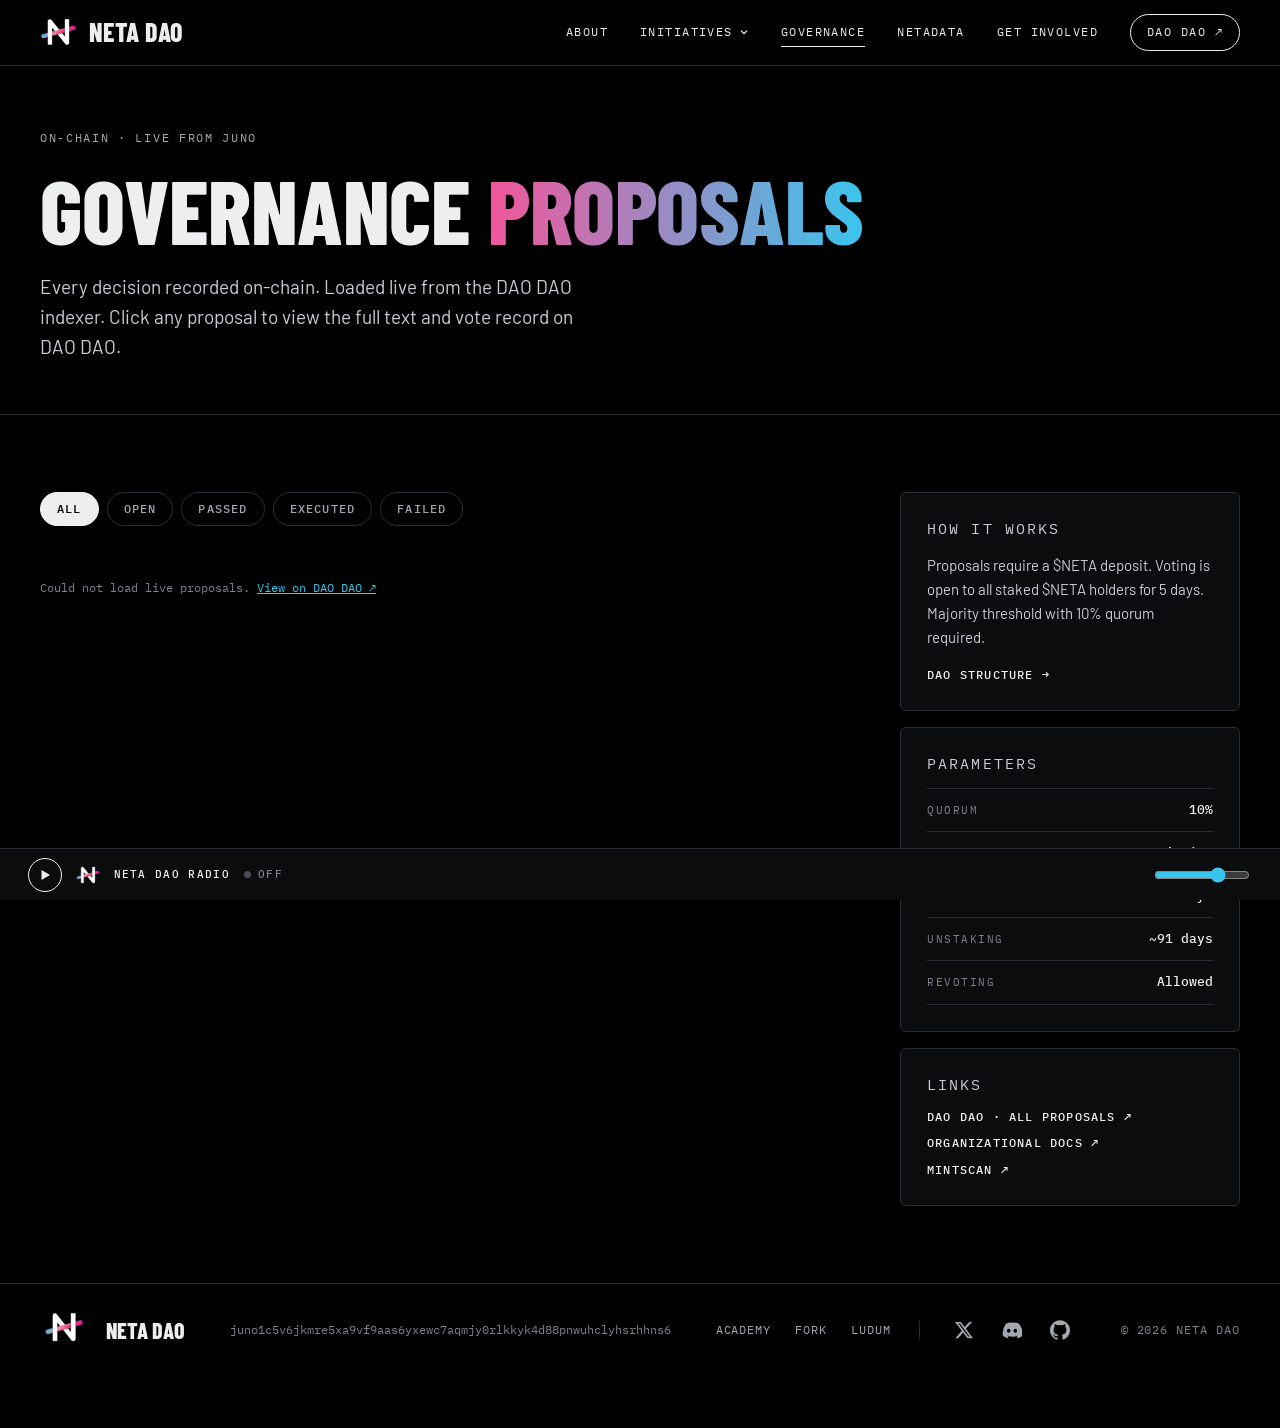
<file: governance.html>
<!DOCTYPE html>
<html lang="en">
<head>
  <meta charset="UTF-8" />
  <meta name="viewport" content="width=device-width, initial-scale=1.0" />
  <title>Governance — Neta DAO</title>
  <meta name="description" content="Neta DAO’s governance proposals, live from the Juno chain through the DAO DAO indexer." />
  <meta name="theme-color" content="#000000" />
  <link rel="stylesheet" href="css/night.css?v=6" />
  <style>
    .gov-layout { display: grid; grid-template-columns: minmax(0, 1fr) 340px; gap: 32px 56px; align-items: start; }
    .filter-row { display: flex; flex-wrap: wrap; gap: 8px; margin-bottom: 20px; }
    .filter-btn { padding: 9px 16px; border: 1px solid var(--ns-line); border-radius: 999px; background: transparent; color: var(--ns-muted);
      font: 500 12px/1.2 var(--ns-mono); letter-spacing: .1em; text-transform: uppercase; cursor: pointer; }
    .filter-btn:hover { color: var(--ns-text); border-color: var(--ns-line-strong); }
    .filter-btn.active { color: #000; background: var(--ns-text); border-color: var(--ns-text); }
    .gov-sidebar { display: flex; flex-direction: column; gap: 16px; }
    @media (max-width: 899px) { .gov-layout { grid-template-columns: 1fr; } }
  </style>
  <script src="/radio/radio.js" defer></script>
</head>
<body>
<a class="ns-skip" href="#main">Skip to content</a>
<header class="ns-header">
  <div class="ns-wrap ns-header__inner">
    <a class="ns-brand" href="/"><img src="images/neta-mark-night.png" alt="" width="251" height="192"><span>Neta DAO</span></a>
    <nav class="ns-nav" aria-label="Main"><a href="about.html">About</a><div class="ns-menu" data-ns-menu><button class="ns-menu__toggle" type="button" aria-expanded="false" aria-controls="ns-initiatives">Initiatives<svg viewBox="0 0 12 12" aria-hidden="true"><path d="M2.5 4.5 6 8l3.5-3.5"/></svg></button><ul class="ns-menu__list" id="ns-initiatives"><li><a href="https://academy.netadao.org"><b>Academy</b><span>Research</span></a></li><li><a href="https://fork.netadao.org"><b>Fork</b><span>Journal</span></a></li><li><a href="https://ludum.netadao.org"><b>Ludum</b><span>Play</span></a></li></ul></div><a href="governance.html" aria-current="page">Governance</a><a href="netadata.html">NetaDATA</a><a href="getinvolved.html">Get involved</a><a class="ns-pill" href="https://daodao.zone/dao/juno1c5v6jkmre5xa9vf9aas6yxewc7aqmjy0rlkkyk4d88pnwuhclyhsrhhns6" target="_blank" rel="noopener">DAO DAO ↗</a></nav>
  </div>
</header>
<main id="main">
  <section class="ns-wrap ns-pagehead" aria-labelledby="gov-title">
    <div class="ns-pagehead__copy">
      <p class="ns-kicker">On-chain · Live from Juno</p>
      <h1 class="ns-h1 ns-h1--page" id="gov-title">Governance <span class="ns-grad">proposals</span></h1>
      <p class="ns-lede">Every decision recorded on-chain. Loaded live from the DAO DAO indexer. Click any proposal to view the full text and vote record on DAO DAO.</p>
    </div>
  </section>

  <section class="ns-section--rule" aria-label="Proposals">
    <div class="ns-wrap ns-section gov-layout">
      <div class="gov-main">
        <div class="filter-row" role="group" aria-label="Show">
          <button type="button" class="filter-btn active" data-filter="all">All</button>
          <button type="button" class="filter-btn" data-filter="open">Open</button>
          <button type="button" class="filter-btn" data-filter="passed">Passed</button>
          <button type="button" class="filter-btn" data-filter="executed">Executed</button>
          <button type="button" class="filter-btn" data-filter="failed">Failed</button>
        </div>
        <div id="proposals-main"></div>
      </div>
      <aside class="gov-sidebar" aria-label="About proposals">
        <div class="ns-panel">
          <p class="ns-panel__tag">How it works</p>
          <p>Proposals require a $NETA deposit. Voting is open to all staked $NETA holders for 5 days. Majority threshold with 10% quorum required.</p>
          <p class="ns-panel__foot"><a class="ns-link" href="about.html">DAO structure →</a></p>
        </div>
        <div class="ns-panel">
          <p class="ns-panel__tag">Parameters</p>
          <dl class="ns-facts ns-facts--pairs">
            <div><dt>Quorum</dt><dd>10%</dd></div>
            <div><dt>Threshold</dt><dd>Majority</dd></div>
            <div><dt>Voting period</dt><dd>5 days</dd></div>
            <div><dt>Unstaking</dt><dd>~91 days</dd></div>
            <div><dt>Revoting</dt><dd>Allowed</dd></div>
          </dl>
        </div>
        <div class="ns-panel">
          <p class="ns-panel__tag">Links</p>
          <p class="ns-linklist">
            <a class="ns-link" href="https://daodao.zone/dao/juno1c5v6jkmre5xa9vf9aas6yxewc7aqmjy0rlkkyk4d88pnwuhclyhsrhhns6/proposals" target="_blank" rel="noopener">DAO DAO · all proposals ↗</a>
            <a class="ns-link" href="https://github.com/netadao/organizational-docs" target="_blank" rel="noopener">Organizational docs ↗</a>
            <a class="ns-link" href="https://www.mintscan.io/juno/address/juno1c5v6jkmre5xa9vf9aas6yxewc7aqmjy0rlkkyk4d88pnwuhclyhsrhhns6" target="_blank" rel="noopener">Mintscan ↗</a>
          </p>
        </div>
      </aside>
    </div>
  </section>
</main>
<footer class="ns-footer">
  <div class="ns-wrap ns-footer__inner">
    <a class="ns-footer__brand" href="/"><img src="images/neta-mark-loop-small.webp" alt="" width="160" height="106" loading="lazy">Neta DAO</a>
    <span class="ns-footer__addr">juno1c5v6jkmre5xa9vf9aas6yxewc7aqmjy0rlkkyk4d88pnwuhclyhsrhhns6</span>
    <nav class="ns-footer__nav" aria-label="Neta DAO">
      <ul class="ns-footer__sites"><li><a href="https://academy.netadao.org">Academy</a></li><li><a href="https://fork.netadao.org">Fork</a></li><li><a href="https://ludum.netadao.org">Ludum</a></li></ul>
      <ul class="ns-footer__marks">
        <li><a class="ns-footer__icon" href="https://x.com/Neta_DAO" aria-label="Neta DAO on X"><svg viewBox="0 0 24 24" aria-hidden="true"><path fill="currentColor" d="M18.244 2.25h3.308l-7.227 8.26 8.502 11.24H16.17l-5.214-6.817L4.99 21.75H1.68l7.73-8.835L1.254 2.25H8.08l4.713 6.231Zm-1.161 17.52h1.833L7.084 4.126H5.117Z"/></svg></a></li>
        <li><a class="ns-footer__icon" href="https://discord.com/invite/gvjC86WXC2" aria-label="Neta DAO on Discord"><svg viewBox="0 0 24 24" aria-hidden="true"><path fill="currentColor" d="M20.317 4.37a19.79 19.79 0 0 0-4.885-1.515c-.074.127-.158.298-.217.432a18.27 18.27 0 0 0-5.487 0 4.64 4.64 0 0 0-.218-.432A19.736 19.736 0 0 0 4.625 4.37 20.02 20.02 0 0 0 1 18.855a19.9 19.9 0 0 0 5.993 3.03 14.62 14.62 0 0 0 1.226-1.994 12.7 12.7 0 0 1-1.93-.934c.162-.12.32-.246.474-.373a14.18 14.18 0 0 0 12.281 0c.155.127.313.252.475.373-.616.366-1.265.68-1.93.934a14.49 14.49 0 0 0 1.225 1.994 19.87 19.87 0 0 0 5.994-3.03A20.03 20.03 0 0 0 20.317 4.37ZM8.02 15.332c-1.17 0-2.128-1.065-2.128-2.366S6.85 10.6 8.02 10.6c1.18 0 2.147 1.075 2.128 2.366 0 1.301-.947 2.366-2.128 2.366Zm7.974 0c-1.17 0-2.128-1.065-2.128-2.366s.958-2.366 2.128-2.366c1.18 0 2.147 1.075 2.128 2.366 0 1.301-.947 2.366-2.128 2.366Z"/></svg></a></li>
        <li><a class="ns-footer__icon" href="https://github.com/netadao" target="_blank" rel="noopener" aria-label="Neta DAO on GitHub"><svg viewBox="0 0 24 24" aria-hidden="true"><path fill="currentColor" d="M12 .297c-6.63 0-12 5.373-12 12 0 5.303 3.438 9.8 8.205 11.385.6.113.82-.258.82-.577 0-.285-.01-1.04-.015-2.04-3.338.724-4.042-1.61-4.042-1.61C4.422 18.07 3.633 17.7 3.633 17.7c-1.087-.744.084-.729.084-.729 1.205.084 1.838 1.236 1.838 1.236 1.07 1.835 2.809 1.305 3.495.998.108-.776.417-1.305.76-1.605-2.665-.3-5.466-1.332-5.466-5.93 0-1.31.465-2.38 1.235-3.22-.135-.303-.54-1.523.105-3.176 0 0 1.005-.322 3.3 1.23.96-.267 1.98-.399 3-.405 1.02.006 2.04.138 3 .405 2.28-1.552 3.285-1.23 3.285-1.23.645 1.653.24 2.873.12 3.176.765.84 1.23 1.91 1.23 3.22 0 4.61-2.805 5.625-5.475 5.92.42.36.81 1.096.81 2.22 0 1.606-.015 2.896-.015 3.286 0 .315.21.69.825.57C20.565 22.092 24 17.592 24 12.297c0-6.627-5.373-12-12-12"/></svg></a></li>
      </ul>
    </nav>
    <p class="ns-footer__print">© 2026 Neta DAO</p>
  </div>
</footer>
<script src="js/main.js"></script>
  <script>
    window.NetaDAO.loadProposals('#proposals-main', 50);
    document.querySelectorAll('.filter-btn').forEach(btn => {
      btn.addEventListener('click', () => {
        document.querySelectorAll('.filter-btn').forEach(b=>b.classList.remove('active'));
        btn.classList.add('active');
        const f = btn.dataset.filter;
        document.querySelectorAll('.proposal-item').forEach(item => {
          if (f==='all') { item.style.display=''; return; }
          const badge = item.querySelector('.badge');
          const text  = badge ? badge.textContent.toLowerCase() : '';
          const match = f==='failed' ? (text.includes('fail')||text.includes('reject')) : text.includes(f);
          item.style.display = match ? '' : 'none';
        });
      });
    });
  </script>
</body>
</html>
</file>
<file: css/night.css>
/* ============================================================
   NETA DAO — Night signal
   Black ground, hairline rules, condensed caps, mono labels, and one
   signal: the pink-to-cyan of the Neta mark. Shared by every page.
   ============================================================ */

@import url('https://fonts.googleapis.com/css2?family=Barlow+Condensed:wght@700;800&family=Sofia+Sans+Extra+Condensed:wght@800&family=Barlow:ital,wght@0,400;0,500;1,400&family=IBM+Plex+Mono:wght@400;500&family=Anton&display=swap');

:root {
  --ns-bg: #000000;
  --ns-band: #0B0C0E;
  --ns-raised: #14161A;
  --ns-line: #2A2D33;
  --ns-line-strong: #4A4F57;
  --ns-text: #EDEEF0;
  --ns-soft: #C9CDD3;
  --ns-muted: #A3A8B0;
  --ns-dim: #7D838C;
  --ns-pink: #F2559B;
  --ns-cyan: #39C6EE;
  --ns-grad: linear-gradient(90deg, #F2559B 0%, #39C6EE 100%);
  --ns-display: 'Barlow Condensed', 'Arial Narrow', sans-serif;
  --ns-wordmark: 'Sofia Sans Extra Condensed', 'Barlow Condensed', sans-serif;
  --ns-body: 'Barlow', system-ui, sans-serif;
  --ns-mono: 'IBM Plex Mono', ui-monospace, SFMono-Regular, Menlo, monospace;
  --ns-max: 1360px;
  --ns-pad: clamp(16px, 4vw, 40px);

  /* names the NetaDATA and Academy pages' own styles use */
  --bg: var(--ns-bg);
  --bg-panel: var(--ns-band);
  --bg-raised: var(--ns-raised);
  --gutter: var(--ns-line);
  --rule: 1px solid var(--ns-line);
  --text: var(--ns-text);
  --text-muted: var(--ns-muted);
  --text-dim: var(--ns-dim);
  --pink: var(--ns-pink);
  --blue: var(--ns-cyan);
  --gradient: var(--ns-grad);
  --font-display: var(--ns-display);
  --font-body: var(--ns-body);
  --font-mono: var(--ns-mono);
  --paper: var(--ns-text);
  --paper-dim: var(--ns-soft);
}

*, *::before, *::after { box-sizing: border-box; }
html { scroll-behavior: smooth; -webkit-text-size-adjust: 100%; }
body { margin: 0; background: var(--ns-bg); color: var(--ns-text); font: 400 16px/1.6 var(--ns-body); -webkit-font-smoothing: antialiased; }
img, video, svg { max-width: 100%; }
a { color: var(--ns-text); }
a:hover { color: var(--ns-cyan); }
:focus-visible { outline: 2px solid var(--ns-cyan); outline-offset: 3px; }
h1, h2, h3, h4, p, dl, dd, ol, ul, figure { margin: 0; }
@media (prefers-reduced-motion: reduce) { html { scroll-behavior: auto; } }

.ns-wrap { max-width: var(--ns-max); margin: 0 auto; padding-inline: var(--ns-pad); }
.ns-visually-hidden { position: absolute; width: 1px; height: 1px; overflow: hidden; clip: rect(0 0 0 0); white-space: nowrap; }
.ns-skip { position: absolute; left: 12px; top: -60px; z-index: 300; padding: 10px 16px; background: var(--ns-text); color: #000; font: 500 12px/1.2 var(--ns-mono); letter-spacing: .1em; text-transform: uppercase; text-decoration: none; }
.ns-skip:focus { top: 12px; color: #000; }

/* ── Header ─────────────────────────────────────────────── */
.ns-header { border-bottom: 1px solid var(--ns-line); }
.ns-header__inner { display: flex; flex-wrap: wrap; align-items: center; justify-content: space-between; gap: 12px 32px; padding-block: 14px; }
.ns-brand { display: flex; align-items: center; gap: 12px; text-decoration: none; }
.ns-brand img { display: block; width: auto; height: 28px; }
.ns-brand span { font: 800 26px/1 var(--ns-display); letter-spacing: .02em; text-transform: uppercase; color: var(--ns-text); }
.ns-nav { display: flex; flex-wrap: wrap; align-items: center; gap: 8px 32px; font: 400 12px/1.4 var(--ns-mono); letter-spacing: .12em; text-transform: uppercase; }
.ns-nav a { text-decoration: none; padding-block: 6px; }
.ns-nav a[aria-current="page"] { color: var(--ns-text); box-shadow: inset 0 -1px 0 var(--ns-text); }
.ns-nav .ns-pill { padding: 9px 16px; border: 1px solid var(--ns-text); border-radius: 999px; }
.ns-nav .ns-pill:hover { background: var(--ns-text); color: #000; }
/* Initiatives: a small menu of the family's sites. It opens on hover with a pointer, or with its button; Escape,
   a click elsewhere or moving focus away closes it (main.js). Play is listed, not linked, until it opens. */
.ns-menu { position: relative; }
.ns-menu__toggle { display: inline-flex; align-items: center; gap: 6px; padding: 6px 0; border: 0; background: none; color: var(--ns-text);
  font: inherit; letter-spacing: inherit; text-transform: inherit; cursor: pointer; }
.ns-menu__toggle:hover { color: var(--ns-cyan); }
.ns-menu__toggle svg { width: 10px; height: 10px; fill: none; stroke: currentColor; stroke-width: 1.5; transition: transform .12s ease; }
.ns-menu[data-open] .ns-menu__toggle svg { transform: rotate(180deg); }
.ns-menu__list { display: none; position: absolute; top: calc(100% + 10px); left: -16px; z-index: 50; min-width: 300px; margin: 0; padding: 8px 0;
  list-style: none; background: var(--ns-band); border: 1px solid var(--ns-line); border-radius: 6px; }
.ns-menu__list::before { content: ""; position: absolute; left: 0; right: 0; bottom: 100%; height: 11px; }
.ns-menu[data-open] .ns-menu__list { display: block; }
@media (hover: hover) { .ns-menu:hover .ns-menu__list { display: block; } }
.ns-menu__list a, .ns-menu__soon { display: flex; align-items: baseline; justify-content: space-between; gap: 24px; padding: 10px 16px; text-decoration: none; }
.ns-menu__list a:hover { background: var(--ns-raised); color: var(--ns-text); }
.ns-menu__list b { font: 700 22px/1 var(--ns-display); letter-spacing: .02em; }
.ns-menu__list span span, .ns-menu__list a span { font: 400 11px/1.4 var(--ns-mono); letter-spacing: .12em; color: var(--ns-muted); white-space: nowrap; }
.ns-menu__soon { cursor: default; color: var(--ns-dim); }
.ns-menu__soon span { color: var(--ns-cyan) !important; }

/* ── Type ───────────────────────────────────────────────── */
.ns-kicker { font: 400 12px/1.4 var(--ns-mono); letter-spacing: .14em; text-transform: uppercase; color: var(--ns-muted); }
.ns-h1 { font: 800 clamp(60px, 7.6vw, 120px)/.86 var(--ns-display); text-transform: uppercase; letter-spacing: -.005em; }
.ns-h1--page { font-size: clamp(56px, 7vw, 104px); }
.ns-h2 { font: 800 clamp(44px, 4.6vw, 64px)/.9 var(--ns-display); text-transform: uppercase; }
.ns-h3 { font: 700 26px/1.05 var(--ns-display); text-transform: uppercase; }
.ns-grad { background: var(--ns-grad); -webkit-background-clip: text; background-clip: text; color: transparent; }
.ns-quiet { color: var(--ns-dim); }
.ns-lede { max-width: 560px; font-size: 19px; line-height: 1.6; color: var(--ns-soft); }
.ns-prose { display: flex; flex-direction: column; gap: 1em; max-width: 640px; font-size: 17px; line-height: 1.65; color: var(--ns-soft); }
.ns-prose strong { color: var(--ns-text); font-weight: 500; }
.ns-mono { font: 400 12px/1.6 var(--ns-mono); color: var(--ns-dim); word-break: break-all; }
.ns-label { font: 400 11px/1.4 var(--ns-mono); letter-spacing: .14em; text-transform: uppercase; color: var(--ns-dim); }

/* ── Buttons and links ──────────────────────────────────── */
.ns-actions { display: flex; flex-wrap: wrap; gap: 12px; }
.ns-btn { display: inline-flex; align-items: center; gap: 8px; padding: 14px 23px; border: 1px solid var(--ns-text); border-radius: 999px; background: transparent; color: var(--ns-text); text-decoration: none; font: 500 13px/1.2 var(--ns-mono); letter-spacing: .1em; text-transform: uppercase; cursor: pointer; }
.ns-btn:hover { background: var(--ns-raised); color: var(--ns-text); }
.ns-btn--solid { background: var(--ns-text); color: #000; }
.ns-btn--solid:hover { background: var(--ns-cyan); border-color: var(--ns-cyan); color: #000; }
.ns-btn--sm { padding: 10px 16px; font-size: 12px; }
.ns-link { font: 500 12px/1.4 var(--ns-mono); letter-spacing: .1em; text-transform: uppercase; text-decoration: none; }
.ns-link:hover { color: var(--ns-cyan); }

/* ── Sections ───────────────────────────────────────────── */
.ns-section { padding-block: clamp(48px, 6vw, 88px); }
.ns-section--rule { border-top: 1px solid var(--ns-line); }
.ns-band { background: var(--ns-band); border-top: 1px solid var(--ns-line); border-bottom: 1px solid var(--ns-line); }
.ns-band + .ns-section--rule, .ns-band + .ns-band { border-top: 0; }
.ns-section-head { display: flex; flex-wrap: wrap; align-items: baseline; justify-content: space-between; gap: 10px 32px; margin-bottom: 32px; }
.ns-section-head .ns-lede { margin-top: 18px; }
.ns-split { display: grid; grid-template-columns: minmax(0, 5fr) minmax(0, 7fr); gap: 32px 64px; align-items: start; }
.ns-split > :first-child { display: flex; flex-direction: column; gap: 20px; }
@media (max-width: 899px) { .ns-split { grid-template-columns: 1fr; } }

/* page head of an inner page */
.ns-pagehead { padding-block: clamp(40px, 5vw, 72px) clamp(32px, 4vw, 56px); display: flex; flex-wrap: wrap; align-items: flex-end; justify-content: space-between; gap: 24px 48px; }
.ns-pagehead__copy { flex: 999 1 560px; display: flex; flex-direction: column; gap: 24px; }
.ns-pagehead__aside { flex: 1 1 280px; max-width: 420px; }

/* ── Home: hero ─────────────────────────────────────────── */
.ns-hero { display: flex; flex-wrap: wrap; align-items: center; gap: 24px 48px; padding-block: clamp(32px, 4vw, 56px) clamp(24px, 3vw, 40px); }
.ns-hero__copy { flex: 999 1 560px; display: flex; flex-direction: column; gap: 26px; }
.ns-hero__mark { flex: 1 1 360px; display: block; width: 100%; max-width: 520px; aspect-ratio: 1; height: auto; margin: 0 auto; object-fit: contain; mix-blend-mode: screen; }

/* state of the DAO: label over value, on hairlines */
.ns-stats { display: grid; grid-template-columns: repeat(4, minmax(0, 1fr)); border-top: 1px solid var(--ns-line); border-bottom: 1px solid var(--ns-line); }
.ns-stats > div { padding: 20px 20px 22px; border-left: 1px solid var(--ns-line); }
.ns-stats > div:first-child { padding-left: 0; border-left: 0; }
.ns-stats > div:last-child { padding-right: 0; }
.ns-stats dt { font: 400 11px/1.4 var(--ns-mono); letter-spacing: .14em; text-transform: uppercase; color: var(--ns-dim); }
.ns-stats dd { margin-top: 8px; font: 700 26px/1.1 var(--ns-display); text-transform: uppercase; }
.ns-stats dd.ns-quiet { color: var(--ns-muted); }
@media (max-width: 899px) {
  .ns-stats { grid-template-columns: 1fr 1fr; }
  .ns-stats > div { padding: 18px 16px 20px; border-left: 0; }
  .ns-stats > div:nth-child(odd) { padding-left: 0; }
  .ns-stats > div:nth-child(even) { padding-right: 0; border-left: 1px solid var(--ns-line); }
  .ns-stats > div:nth-child(n+3) { border-top: 1px solid var(--ns-line); }
}
@media (max-width: 599px) {   /* one fact to a row: the label on the left, the value on the right */
  .ns-stats { grid-template-columns: 1fr; }
  .ns-stats > div, .ns-stats > div:nth-child(odd), .ns-stats > div:nth-child(even) { display: flex; align-items: baseline; justify-content: space-between; gap: 16px; padding: 14px 0; border-left: 0; }
  .ns-stats > div + div { border-top: 1px solid var(--ns-line); }
  .ns-stats dd { margin: 0; font-size: 22px; text-align: right; }
}
.ns-nowrap { white-space: nowrap; }

.ns-statement { max-width: 1100px; font: 800 clamp(40px, 4.8vw, 76px)/.95 var(--ns-display); text-transform: uppercase; }

/* ── Home: on the record, and ahead ─────────────────────── */
.ns-legend { display: flex; flex-wrap: wrap; align-items: center; gap: 8px 22px; font: 400 11px/1.4 var(--ns-mono); letter-spacing: .1em; text-transform: uppercase; color: var(--ns-dim); }
.ns-legend span { display: flex; align-items: center; gap: 8px; }
.ns-legend i { display: block; width: 28px; height: 3px; background: var(--ns-grad); }
.ns-legend i.is-ahead { background: repeating-linear-gradient(90deg, var(--ns-cyan) 0 7px, transparent 7px 13px); }
.ns-timeline { overflow-x: auto; scrollbar-width: thin; }
.ns-timeline__track { position: relative; min-width: calc(var(--steps, 7) * 130px); }   /* --steps: how many; --done: how many are done */
.ns-timeline__done, .ns-timeline__ahead { position: absolute; top: 7.5px; height: 3px; }
.ns-timeline__done { left: 9px; width: calc((var(--done, 5) - 1) * 100% / var(--steps, 7)); background: var(--ns-grad); }
.ns-timeline__ahead { left: calc((var(--done, 5) - 1) * 100% / var(--steps, 7) + 9px); right: 0; background: repeating-linear-gradient(90deg, var(--ns-cyan) 0 7px, transparent 7px 13px);
  -webkit-mask-image: linear-gradient(90deg, #000 75%, transparent); mask-image: linear-gradient(90deg, #000 75%, transparent); }
.ns-timeline ol { position: relative; padding: 0; list-style: none; display: grid; grid-template-columns: repeat(var(--steps, 7), minmax(0, 1fr)); }
.ns-timeline li { display: flex; flex-direction: column; gap: 10px; padding-right: 22px; }
.ns-timeline__dot { position: relative; z-index: 1; display: block; width: 18px; height: 18px; border-radius: 50%; background: var(--dot, var(--ns-pink)); border: 3px solid var(--dot, var(--ns-pink)); }   /* done: filled */
.ns-timeline li.is-ahead .ns-timeline__dot { background: var(--ns-band); border-style: dashed; }   /* ahead: open, dashed */
.ns-timeline__when { font: 500 12px/1.4 var(--ns-mono); letter-spacing: .1em; text-transform: uppercase; color: var(--ns-muted); }
.ns-timeline li.is-ahead .ns-timeline__when { color: var(--ns-cyan); }
.ns-timeline__what { font-size: 16px; line-height: 1.5; }
.ns-timeline li.is-ahead .ns-timeline__what { color: var(--ns-soft); }

/* ── Home: initiatives ──────────────────────────────────── */
.ns-cards { display: grid; grid-template-columns: repeat(auto-fit, minmax(min(100%, 300px), 1fr)); gap: 16px; }
.ns-card { position: relative; display: flex; flex-direction: column; gap: 14px; min-height: 300px; padding: 28px; border: 1px solid var(--ns-line); border-radius: 6px; background: var(--ns-band); color: var(--ns-text); text-decoration: none; transition: border-color .2s ease; }
a.ns-card:hover { color: var(--ns-text); border-color: var(--ns-line-strong); }
.ns-card__mark { display: flex; align-items: flex-end; min-height: 96px; }
.ns-card__state { font: 500 11px/1.4 var(--ns-mono); letter-spacing: .14em; text-transform: uppercase; color: var(--ns-muted); }
.ns-card__state--now { color: var(--ns-pink); }
.ns-card__state--ahead { color: var(--ns-cyan); }
.ns-card__body { font-size: 16px; line-height: 1.55; color: var(--ns-soft); }
.ns-card__foot { margin-top: auto; font: 500 12px/1.4 var(--ns-mono); letter-spacing: .1em; text-transform: uppercase; }
/* the Academy's word, filled with its pigment film on hover (the film loads on first hover) */
.ns-liquid { position: relative; display: inline-block; font: 800 92px/.8 var(--ns-wordmark); text-transform: uppercase; letter-spacing: -.005em; }
.ns-liquid__film { position: absolute; inset: 0; background-position: center; background-size: cover; -webkit-background-clip: text; background-clip: text; color: transparent; opacity: 0; transition: opacity .35s ease; }
.ns-card:hover .ns-liquid__film, .ns-card:focus-visible .ns-liquid__film { opacity: 1; }
/* Fork: whole at rest; on hover the bottom half drops and the slash is drawn between */
.ns-fork { display: block; width: 300px; max-width: 100%; height: auto; overflow: visible; color: var(--ns-text); }
.ns-fork__bottom { transform: translate(-6px, -5px); transition: transform .3s cubic-bezier(.4, 0, .2, 1); }
.ns-fork__slash { fill: none; stroke-width: 5; stroke-opacity: .9; stroke-dasharray: 241 241; stroke-dashoffset: 241; opacity: 0; transition: opacity .2s ease-out, stroke-dashoffset 0s linear .2s; }
.ns-card:hover .ns-fork__bottom, .ns-card:focus-visible .ns-fork__bottom { transform: none; transition: transform .46s cubic-bezier(.3, 1.4, .5, 1) 70ms; }
.ns-card:hover .ns-fork__slash, .ns-card:focus-visible .ns-fork__slash { opacity: 1; stroke-dashoffset: 0; transition: stroke-dashoffset .34s cubic-bezier(.2, .6, .25, 1), opacity 0s; }
/* Ludum: its own wordmark, the name in Anton with the byline beside it on the Neta line; hover turns the byline yellow, as on Ludum */
.ns-ludum { display: inline-flex; align-items: stretch; gap: 14px; }
.ns-ludum__name { font: 400 clamp(64px, 17vw, 88px)/.8 Anton, 'Barlow Condensed', sans-serif; text-transform: uppercase; letter-spacing: -.005em; }
.ns-ludum__by { display: flex; flex-direction: column; justify-content: center; padding-left: 12px; border-left: 2px solid; border-image: linear-gradient(180deg, var(--ns-pink), var(--ns-cyan)) 1; font: 500 11px/1.35 var(--ns-mono); letter-spacing: .16em; text-transform: uppercase; white-space: nowrap; color: var(--ns-muted); transition: color .2s ease; }
.ns-card:hover .ns-ludum__by, .ns-card:focus-visible .ns-ludum__by { color: #F4C430; }
.ns-tbd { display: flex; flex-direction: column; gap: 6px; padding: 12px 16px; border: 1px dashed var(--ns-line-strong); border-radius: 4px; }
.ns-tbd b { font: 500 15px/1.2 var(--ns-mono); }
.ns-tbd span { font: 400 11px/1.3 var(--ns-mono); letter-spacing: .1em; text-transform: uppercase; color: var(--ns-dim); }
@media (prefers-reduced-motion: reduce) { .ns-liquid__film, .ns-fork__bottom, .ns-fork__slash { transition: none; } .ns-liquid__film { display: none; } }

/* ── Home: join ─────────────────────────────────────────── */
.ns-join { display: flex; flex-wrap: wrap; align-items: center; justify-content: space-between; gap: 24px 48px; }
.ns-join h2 { flex: 1 1 360px; font: 800 clamp(40px, 4.2vw, 60px)/.92 var(--ns-display); text-transform: uppercase; }
.ns-tiles { flex: 2 1 560px; display: grid; grid-template-columns: repeat(auto-fit, minmax(min(100%, 180px), 1fr)); gap: 12px; }
.ns-tile { display: flex; flex-direction: column; gap: 6px; padding: 18px 20px; border: 1px solid var(--ns-line); border-radius: 6px; text-decoration: none; }
.ns-tile:hover { border-color: var(--ns-line-strong); color: var(--ns-text); background: var(--ns-band); }
.ns-tile--key { border-color: var(--ns-text); }
.ns-tile b { font: 700 24px/1 var(--ns-display); text-transform: uppercase; }
.ns-tile span { font-size: 14px; line-height: 1.45; color: var(--ns-muted); }

/* ── Inner pages: blocks ────────────────────────────────── */
/* label and text on hairlines (Constitution provisions, parameters, validator details) */
.ns-facts { border-top: 1px solid var(--ns-line); }
.ns-facts > div { display: flex; flex-direction: column; gap: 6px; padding: 16px 0; border-bottom: 1px solid var(--ns-line); }
.ns-facts dt, .ns-facts .ns-facts__label { font: 400 11px/1.4 var(--ns-mono); letter-spacing: .14em; text-transform: uppercase; color: var(--ns-dim); }
.ns-facts dd, .ns-facts p { font-size: 15px; line-height: 1.6; color: var(--ns-soft); }
.ns-facts dd strong { color: var(--ns-text); font-weight: 500; }
.ns-facts--pairs > div { flex-direction: row; align-items: baseline; justify-content: space-between; gap: 16px; padding: 12px 0; }
.ns-facts--pairs dd { font: 500 13px/1.4 var(--ns-mono); color: var(--ns-text); }
/* cards on the inner pages: the same panel as the homepage's initiatives, without the height */
.ns-panels { display: grid; grid-template-columns: repeat(auto-fit, minmax(min(100%, 280px), 1fr)); gap: 16px; }
.ns-panels--two { grid-template-columns: repeat(auto-fit, minmax(min(100%, 420px), 1fr)); }
.ns-panel { display: flex; flex-direction: column; gap: 12px; padding: 24px 26px 26px; border: 1px solid var(--ns-line); border-radius: 6px; background: var(--ns-band); }
.ns-panel__tag { font: 400 11px/1.4 var(--ns-mono); letter-spacing: .14em; text-transform: uppercase; color: var(--ns-dim); }
.ns-panel h3 { font: 800 34px/.92 var(--ns-display); text-transform: uppercase; }
.ns-panel p { font-size: 15px; line-height: 1.6; color: var(--ns-soft); }
.ns-panel .ns-mono { margin-top: 2px; }
.ns-panel__foot { margin-top: auto; padding-top: 6px; display: flex; flex-direction: column; align-items: flex-start; gap: 10px; }
.ns-note { padding: 16px 18px; border: 1px solid var(--ns-line); border-radius: 6px; background: var(--ns-bg); }
.ns-note .ns-label { display: block; margin-bottom: 6px; }
.ns-note p { font-size: 14px; color: var(--ns-soft); }
.ns-linklist { display: flex; flex-direction: column; align-items: flex-start; gap: 10px; }
.ns-figure { padding: clamp(24px, 4vw, 48px); border: 1px solid var(--ns-line); border-radius: 6px; background: var(--ns-band); }
.ns-figure svg { display: block; width: 100%; max-width: 680px; height: auto; margin: 0 auto; }
.ns-est { display: flex; flex-direction: column; gap: 6px; padding-left: 24px; border-left: 1px solid var(--ns-line); }
.ns-est b { font: 800 clamp(88px, 10vw, 140px)/.82 var(--ns-display); }

/* ── Footer ─────────────────────────────────────────────── */
/* The footer every Neta DAO site shares: the name and its mark, the treasury address here, the family's
   addresses, X, Discord and GitHub as their own marks, the copyright. */
.ns-footer { border-top: 1px solid var(--ns-line); }
.ns-footer__inner { display: flex; flex-wrap: wrap; align-items: center; justify-content: space-between; gap: 14px 40px; padding-block: 28px; font: 400 12px/1.5 var(--ns-mono); color: var(--ns-dim); }
.ns-footer__brand { display: flex; align-items: center; gap: 12px; color: var(--ns-text); font: 800 22px/1 var(--ns-display); text-transform: uppercase; text-decoration: none; }
.ns-footer__brand img { display: block; height: 36px; width: auto; }
.ns-footer__addr { word-break: break-all; }
.ns-footer__nav { display: flex; flex-wrap: wrap; align-items: center; gap: 12px 28px; }
.ns-footer__sites, .ns-footer__marks { display: flex; flex-wrap: wrap; align-items: center; margin: 0; padding: 0; list-style: none; }
.ns-footer__sites { gap: 8px 24px; padding-right: 28px; border-right: 1px solid var(--ns-line); letter-spacing: .08em; text-transform: uppercase; }
.ns-footer__sites a { color: var(--ns-muted); text-decoration: none; }
.ns-footer__sites a:hover { color: var(--ns-cyan); }
.ns-footer__marks { gap: 16px; }
.ns-footer__icon { display: grid; place-items: center; width: 32px; height: 32px; color: var(--ns-muted); transition: color .2s ease; }
.ns-footer__icon:hover { color: var(--ns-cyan); }
.ns-footer__icon svg { display: block; width: 20px; height: 20px; }
.ns-footer__print { margin: 0; letter-spacing: .08em; text-transform: uppercase; }
@media (max-width: 599px) {
  .ns-footer__nav { flex-basis: 100%; justify-content: space-between; }
  .ns-footer__sites { padding-right: 0; border-right: 0; }
}

/* ── Legacy names (the NetaDATA and Academy pages, live proposals) ── */
.container { max-width: var(--ns-max); margin: 0 auto; padding-inline: var(--ns-pad); }
.grad-text { background: var(--ns-grad); -webkit-background-clip: text; background-clip: text; color: transparent; -webkit-text-fill-color: transparent; }
.section-label { margin: 0 0 12px; font: 400 12px/1.4 var(--ns-mono); letter-spacing: .14em; text-transform: uppercase; color: var(--ns-muted); }
.section-title { margin: 0 0 20px; font: 800 clamp(44px, 4.6vw, 64px)/.9 var(--ns-display); text-transform: uppercase; }
.section-body { max-width: 640px; font-size: 17px; line-height: 1.65; color: var(--ns-soft); }
.btn { display: inline-flex; align-items: center; gap: 8px; padding: 12px 20px; border: 1px solid var(--ns-text); border-radius: 999px; background: transparent; color: var(--ns-text); text-decoration: none; font: 500 12px/1.2 var(--ns-mono); letter-spacing: .1em; text-transform: uppercase; cursor: pointer; }
.btn-primary { background: var(--ns-text); color: #000; }
.btn-primary:hover { background: var(--ns-cyan); border-color: var(--ns-cyan); color: #000; }
.btn-outline:hover { background: var(--ns-raised); color: var(--ns-text); }
.reveal { opacity: 1; transform: none; }
/* live proposals, as main.js writes them */
.proposal-item { display: grid; grid-template-columns: 72px minmax(0, 1fr) auto; gap: 16px; align-items: center; padding: 16px 0; border-bottom: 1px solid var(--ns-line); color: inherit; text-decoration: none; }
.proposal-item:first-child { border-top: 1px solid var(--ns-line); }
.proposal-item:hover { color: inherit; }
.proposal-item:hover .proposal-title { color: var(--ns-cyan); }
.proposal-num { font: 500 13px/1.4 var(--ns-mono); color: var(--ns-muted); }
.proposal-title { font: 800 26px/.95 var(--ns-display); text-transform: uppercase; }
.proposal-meta { margin-top: 6px; font: 400 11px/1.4 var(--ns-mono); letter-spacing: .08em; text-transform: uppercase; color: var(--ns-dim); }
.badge { padding: 5px 10px; border: 1px solid; border-radius: 999px; font: 500 10px/1 var(--ns-mono); letter-spacing: .1em; text-transform: uppercase; white-space: nowrap; }
.badge-passed { color: var(--ns-cyan); }
.badge-executed { color: var(--ns-pink); }
.badge-open { color: var(--ns-text); }
.badge-failed { color: var(--ns-dim); }
.proposals-loading { padding: 32px 0; font: 400 12px/1.6 var(--ns-mono); color: var(--ns-dim); }
.proposals-loading a { color: var(--ns-cyan); }
@media (max-width: 599px) { .proposal-item { grid-template-columns: 52px minmax(0, 1fr); } .proposal-item .badge { grid-column: 2; justify-self: start; } }
</file>
